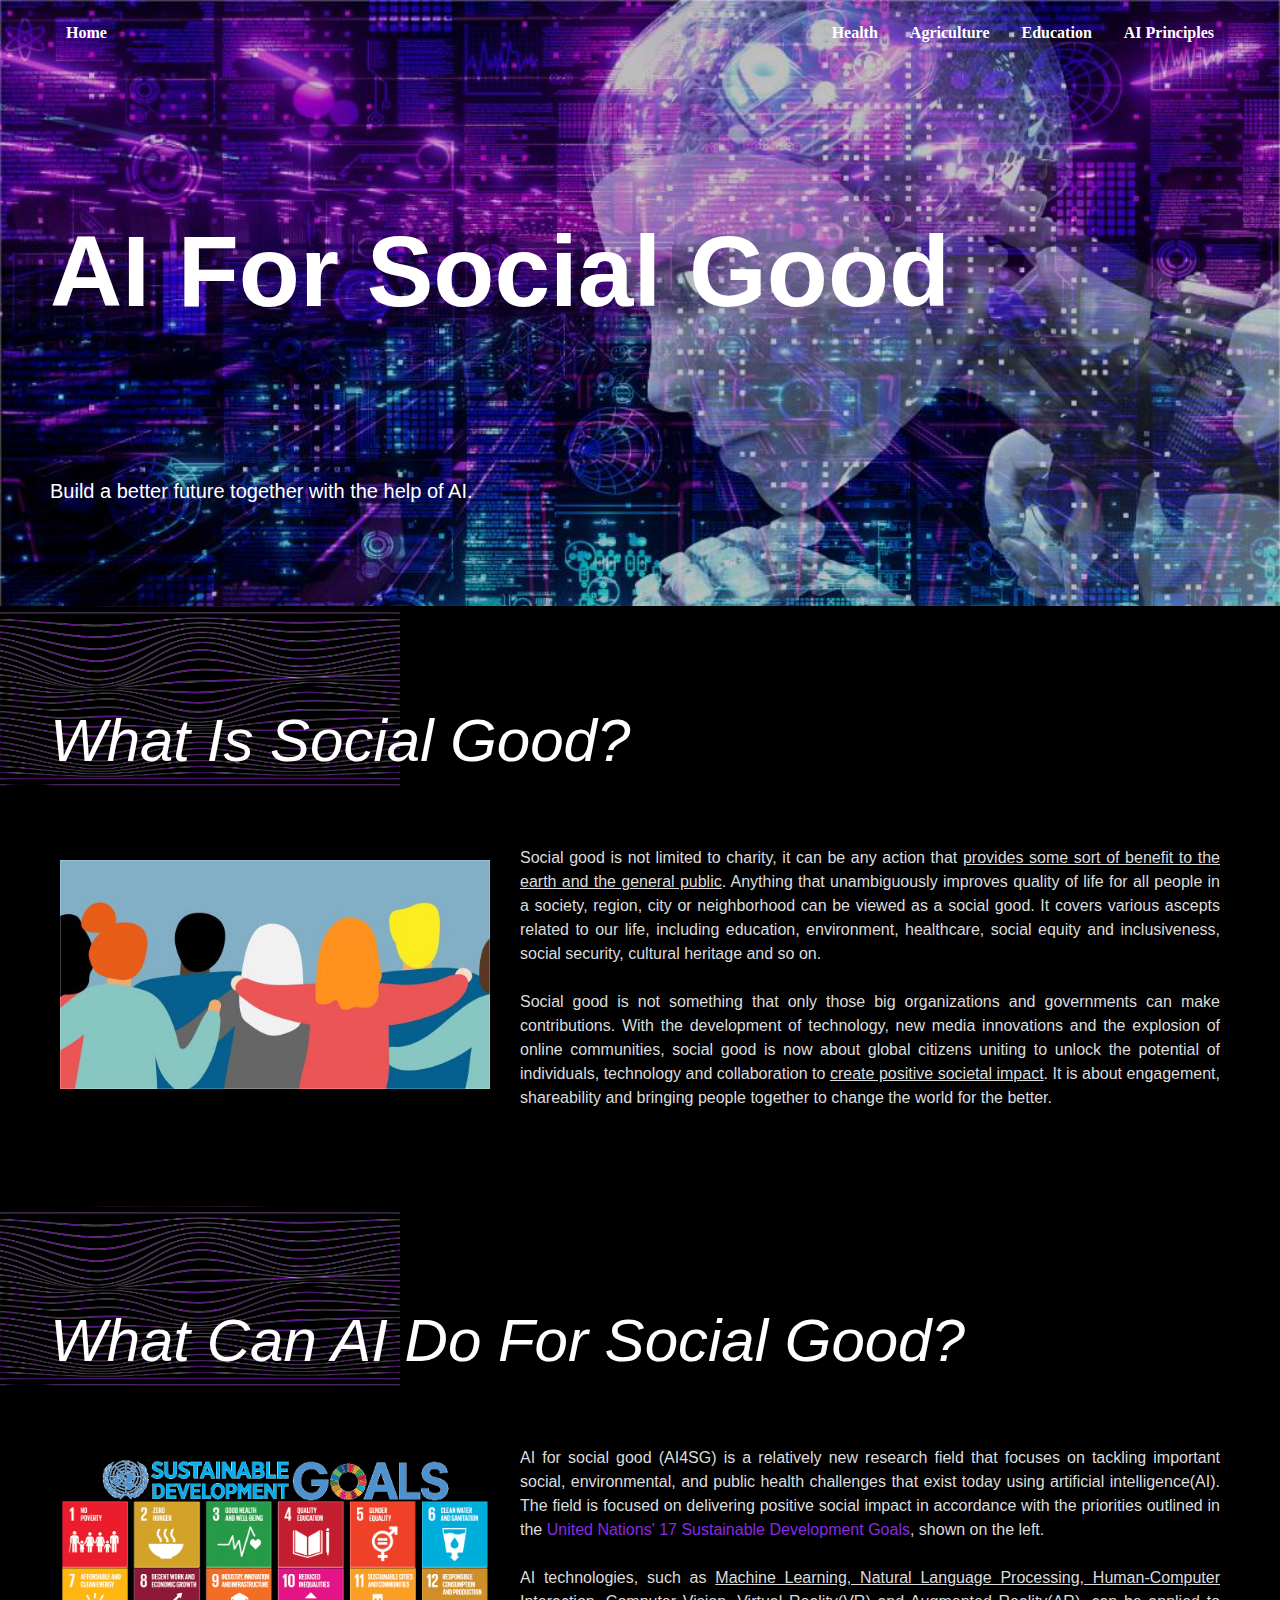
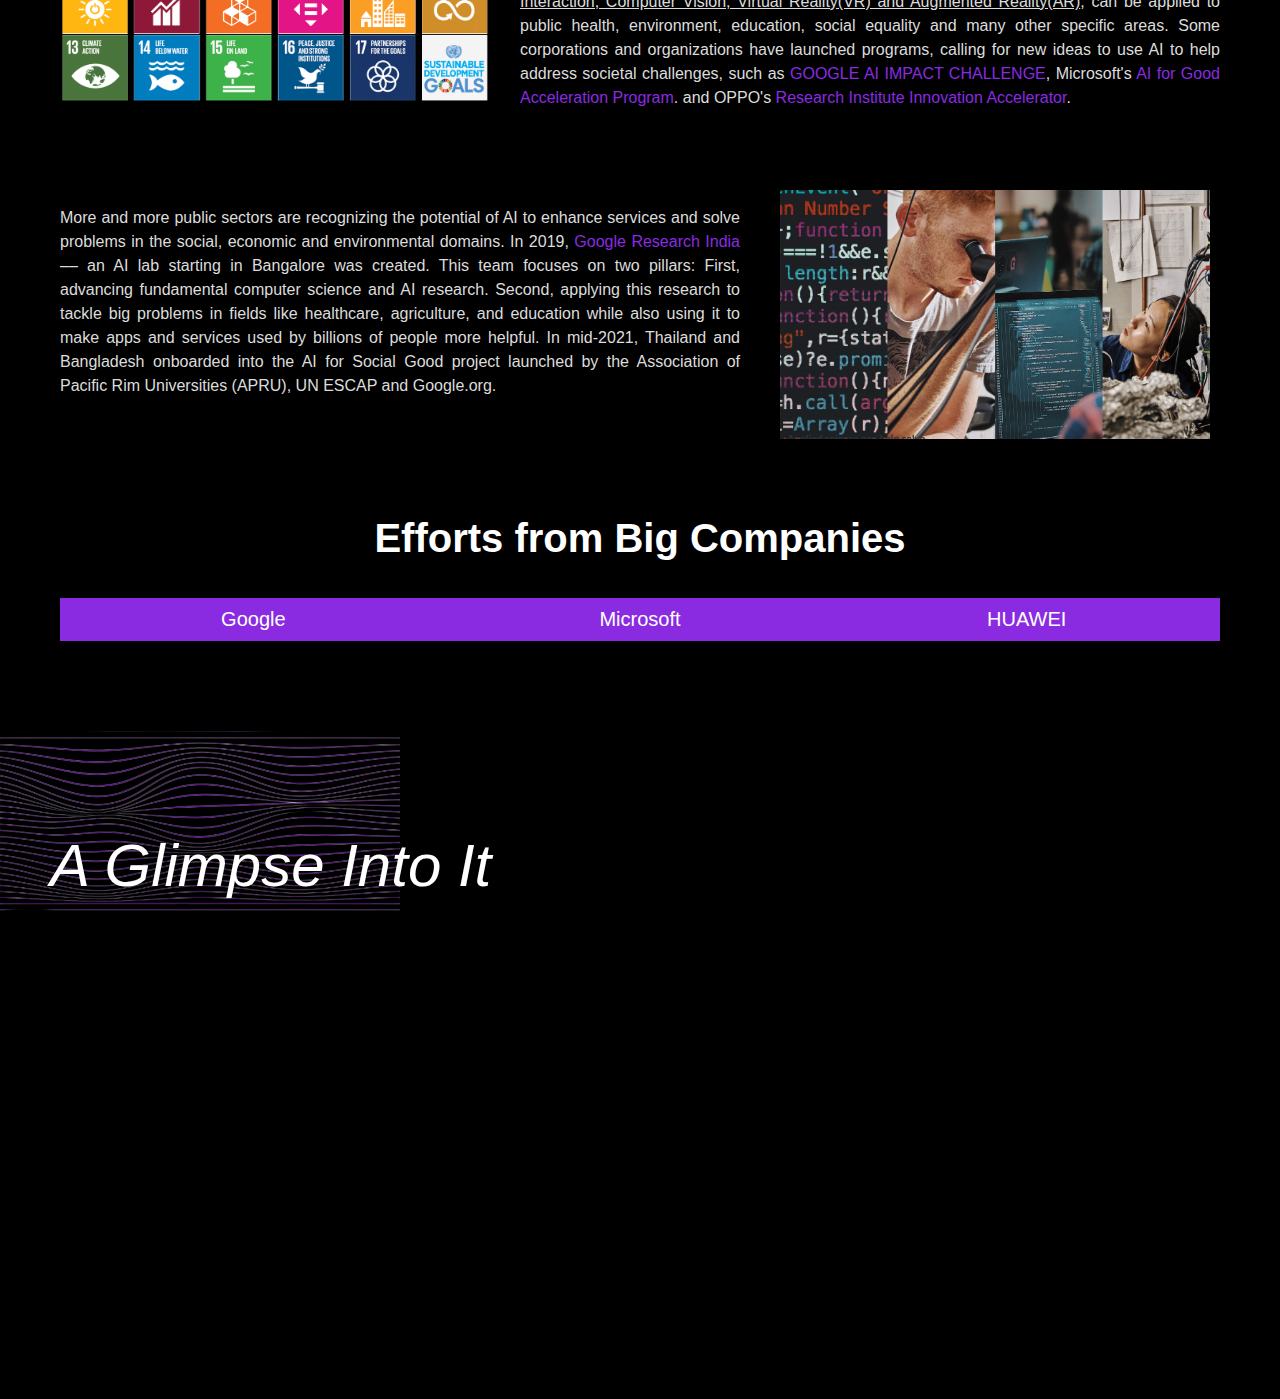
<file: index.html>
<!DOCTYPE html>
<html>
    <head>
        <title>AI For Social Good-Home</title>
        <link rel="stylesheet" href="index.css">
    </head>
    <body>
        <div class="upper">
            <ul class="menu">
                <li style="float:left"><a href="index.html">Home</a></li>
                <li><a href="principle.html">AI Principles</a></li>
                <li><a href="education.html">Education</a></li>
                <li><a href="agriculture.html">Agriculture</a></li>
                <li><a href="health.html">Health</a></li>
            </ul>
            <div class="upper-text">
                <p style="font-size:100px; font-weight: bold;">AI For Social Good</p>
                <p style="font-size:20px;"><br>Build a better future together with the help of AI.<br><br></p>
            </div>
        </div>
        <div class="part1">
            <img src="image/illustration1.png" class='illustration1' width="400" height="180">
            <div class="part1-header">What Is Social Good?</div>
            <div class="part1-content">
                <img src="image/what-social-good.jpg" class="illustration2" width="430px">
                <p class="what-social-good">
                        Social good is not limited to charity, it can be any action that <u>provides some sort of benefit to the earth and the general public</u>. 
                        Anything that unambiguously improves quality of life for all people in a society, region, city or neighborhood can be viewed as a social good. 
                        It covers various ascepts related to our life, including education, environment, healthcare,  social equity and inclusiveness, social security, 
                        cultural heritage and so on. <br><br>
                        Social good is not something that only those big organizations and governments can make contributions.  With the development of technology, 
                        new media innovations and the explosion of online communities, social good is now about global citizens uniting to unlock the potential of individuals, 
                        technology and collaboration to <u>create positive societal impact</u>. It is about engagement, shareability and bringing people together to change the 
                        world for the better.
                </p> 
            </div>
        
        </div>
        <div class="part2">
            <img src="image/illustration1.png" class='illustration1' width="400" height="180">
            <div class="part2-header">What Can AI Do For Social Good?</div>
            <div class="part2-content">
                <img src="image/illustration3.png" class='illustration2' width="430px">
                <p class="ai-for-good">
                    AI for social good (AI4SG) is a relatively new research field that focuses on tackling important social, environmental, 
                    and public health challenges that exist today using artificial intelligence(AI). The field is focused on delivering positive social impact in accordance with the priorities 
                    outlined in the <a class='link' href='https://social.desa.un.org/issues/disability/sustainable-development-goals-sdgs-and-disability' target='_blank'>United Nations' 17 
                    Sustainable Development Goals</a>, shown on the left.<br><br>
                    AI technologies, such as <u>Machine Learning, Natural Language Processing, Human-Computer Interaction, Computer Vision, Virtual Reality(VR) and Augmented Reality(AR)</u>, can be 
                    applied to public health, environment, education, social equality and many other specific areas. Some corporations
                    and organizations have launched programs, calling for new ideas to use AI to help address societal challenges, such as 
                    <a class='link' href='https://impactchallenge.withgoogle.com/ai2018' target='_blank'>GOOGLE AI IMPACT CHALLENGE</a>, Microsoft's <a class='link' href='https://www.microsoftrnd.co.il/ai-for-good' target='_blank'>AI for Good Acceleration Program</a>.
                    and OPPO's <a class='link' href='https://www.oppo.com/en/proposal/' target='_blank'>Research Institute Innovation Accelerator</a>. <br><br>                   
                </p> 
            </div>
            <div class="part2-content2">
                <p class='ai-for-good' style="padding-left:20px;">
                    More and more public sectors are recognizing the potential of AI to enhance services and solve problems in the social, economic and environmental domains.
                    In 2019, <a class='link' href='https://research.google/locations/india/' target='_blank'>Google Research India</a> –– an AI lab starting in Bangalore was created. 
                    This team focuses on two pillars: First, advancing fundamental computer science and AI research. Second, applying this research to tackle big problems in fields 
                    like healthcare, agriculture, and education while also using it to make apps and services used by billions of people more helpful.
                    In mid-2021, Thailand and Bangladesh onboarded into the AI for Social Good project launched by the Association of Pacific Rim Universities (APRU), UN ESCAP and Google.org.
                </p>
                <img src="image/illustration2.jpg" class='illustration3' width="430px">
            </div>
            <div class="part2-content3">
                <h1>Efforts from Big Companies</h1>
                <div class="company-column">
                    <div class="company">
                        <a class='c-name' href="https://ai.google/social-good/">Google</a>
                    </div>
                    <div class="company">
                        <a class='c-name' href="https://www.microsoft.com/en-us/ai/ai-for-good">Microsoft</a>
                    </div>
                    <div class="company">
                        <a class='c-name' href="https://e-campaign.huawei.com/cn/cloudforgood/index.html">HUAWEI</a>
                    </div>
    
                </div>
            </div>
        </div>
        <div class="part3">
            <img src="image/illustration1.png" class='illustration1' width="400" height="180">
            <div class="part3-header">A Glimpse Into It</div>
            <div style="padding-left:50px;padding-right: 50px;padding-bottom: 40px;">
                <iframe width='100%' height="400" src="https://www.youtube.com/embed/mnSScpgfx3o" title="5 Times When AI Was Used For Social Good" frameborder="0" allow="accelerometer; autoplay; clipboard-write; encrypted-media; gyroscope; picture-in-picture; web-share" allowfullscreen></iframe>
            </div>
        </div>
    </body>
</html>
</file>
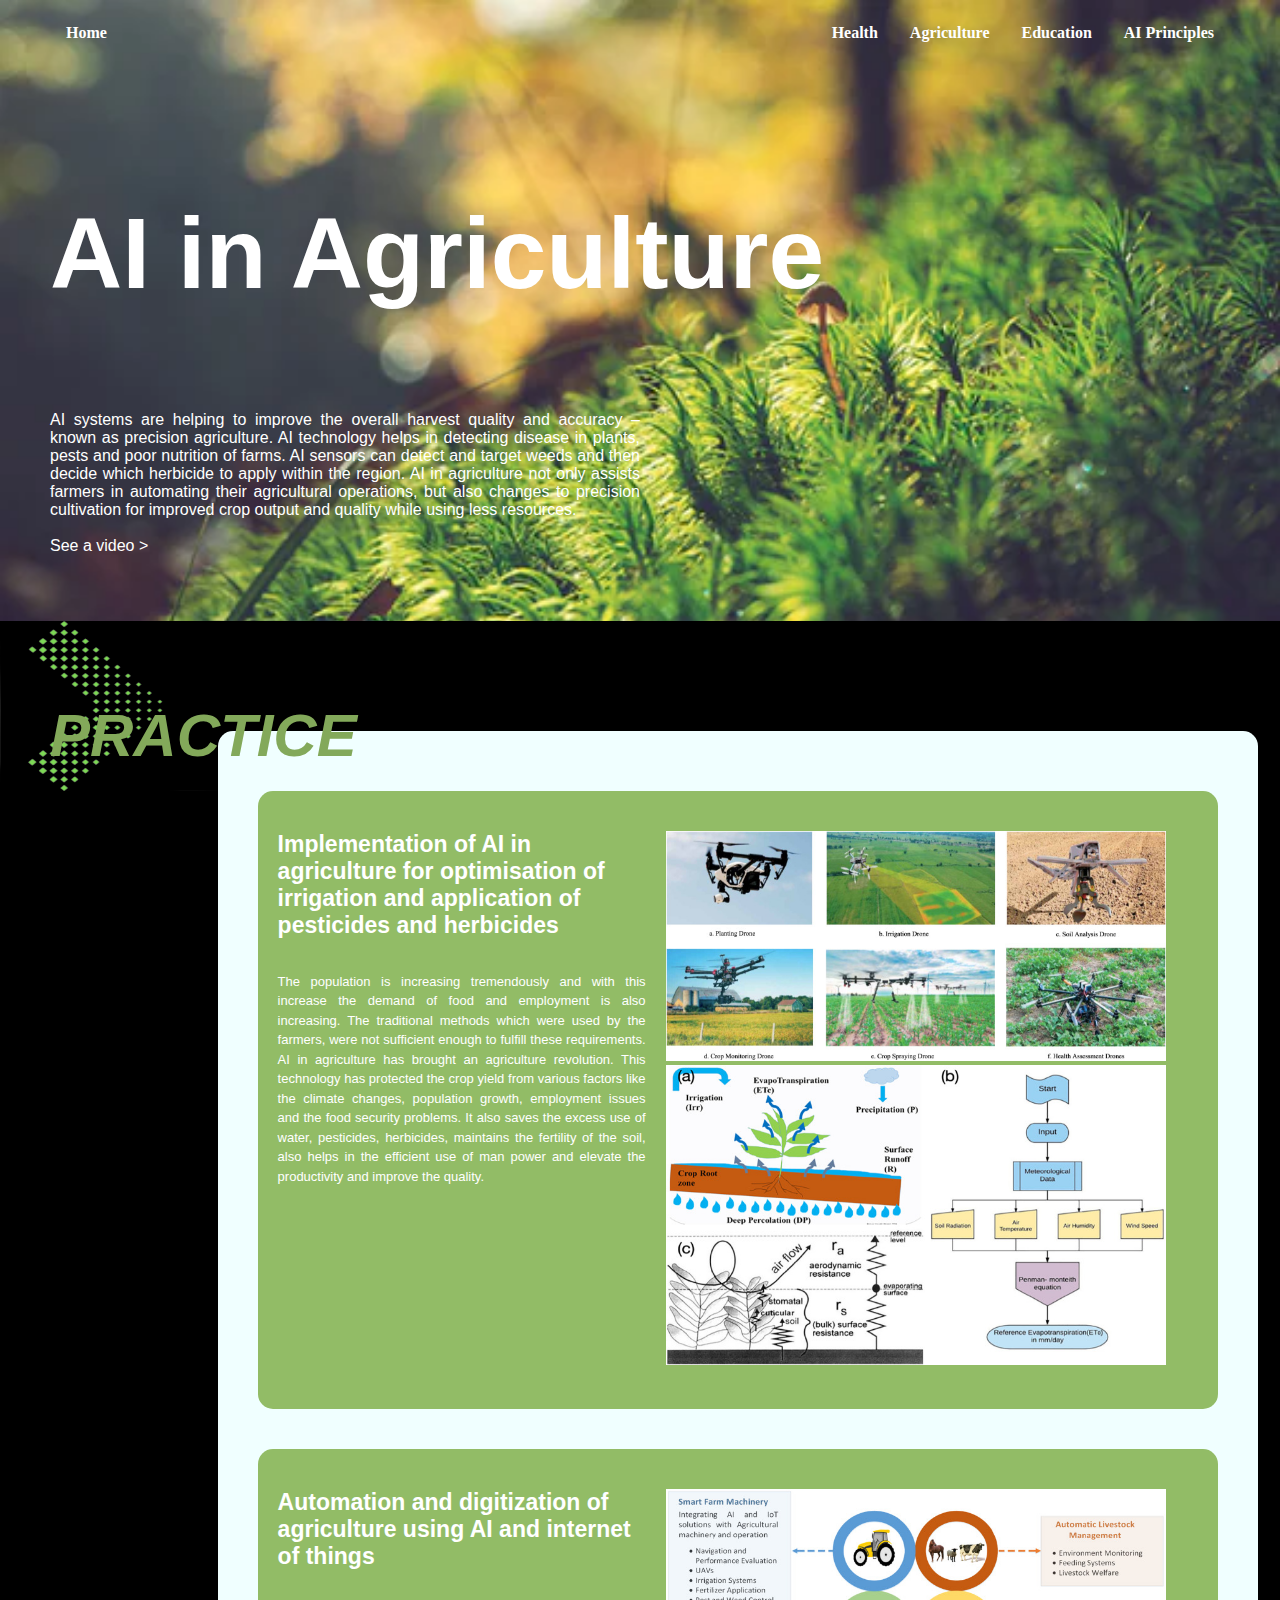
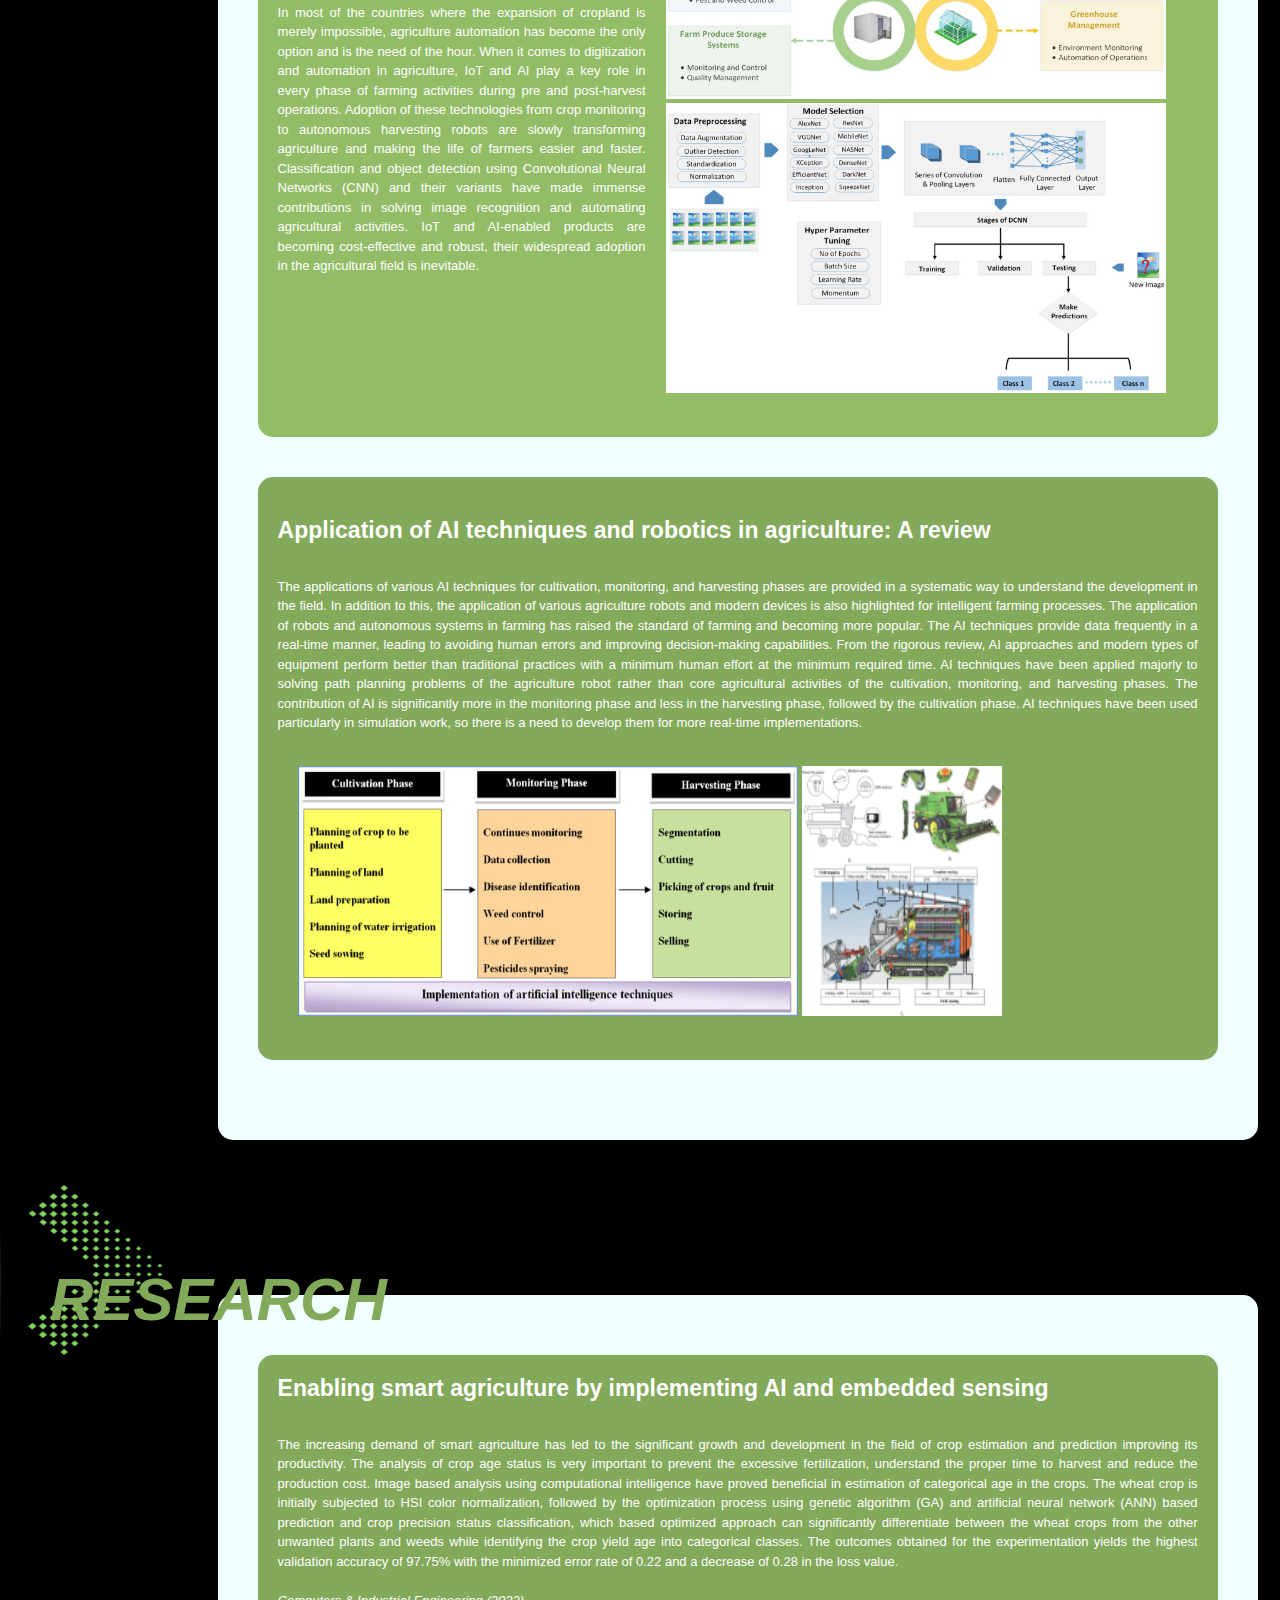
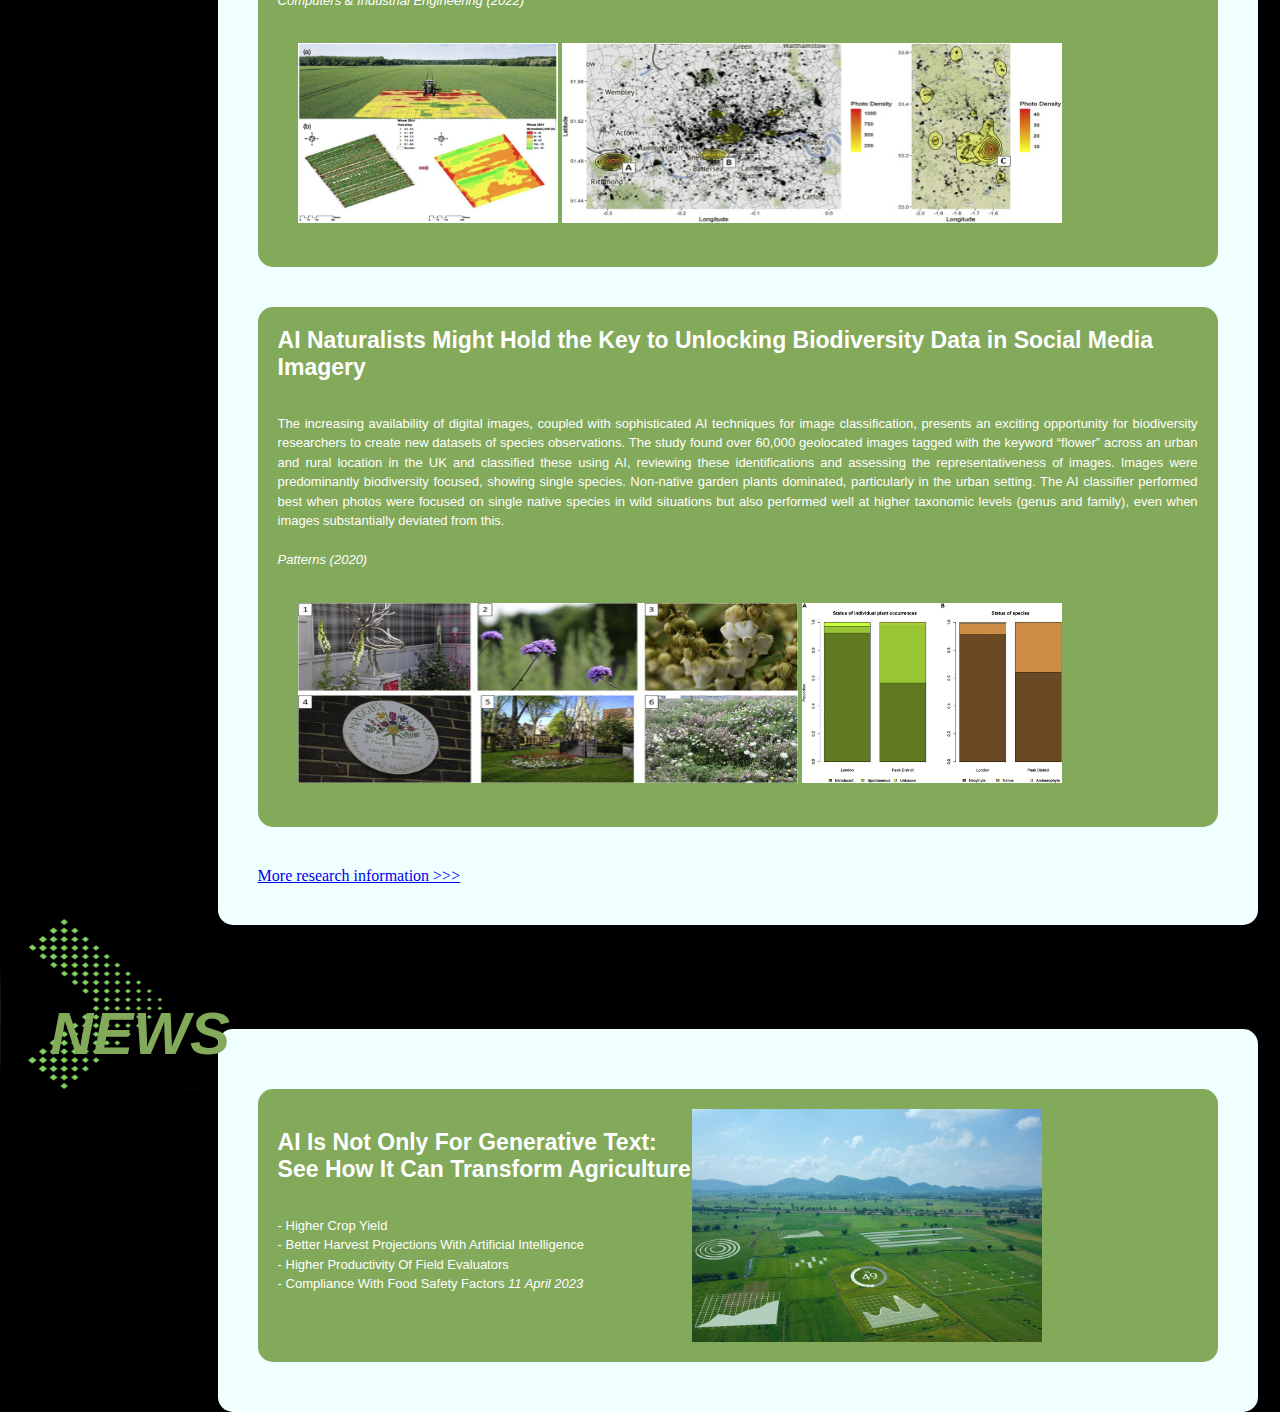
<file: agriculture.html>
<!DOCTYPE html>
<html>
    <head>
        <title>AI For Social Good-Agriculture</title>
        <link rel="stylesheet" href="agriculture.css">
    </head>
    <body>
        <div class="upper">
            <ul class="menu">
                <li style="float:left"><a href="index.html">Home</a></li>
                <li><a href="principle.html">AI Principles</a></li>
                <li><a href="education.html">Education</a></li>
                <li><a href="agriculture.html">Agriculture</a></li>
                <li><a href="health.html">Health</a></li>
            </ul>
            <div class="upper-text">
                <p style="font-size:100px; font-weight: bold;">AI in Agriculture</p>
                <p class='upper-text2'>AI systems are helping to improve the overall harvest quality and accuracy – known as precision agriculture. 
                    AI technology helps in detecting disease in plants, pests and poor nutrition of farms. 
                    AI sensors can detect and target weeds and then decide which herbicide to apply within the region.
                    AI in agriculture not only assists farmers in automating their agricultural operations, 
                    but also changes to precision cultivation for improved crop output and quality while using less resources.<br><br>
                    <a class='link' href="https://www.youtube.com/watch?v=KfB2sx9uCkI" target="_blank">See a video ></a>
                </p>
            </div>
        </div>
        <div class="block1">
            <img src="image/greenarrow3.png" class='greenarrow3' width="250" height="170">
            <div class="block-header">PRACTICE</div>
            <div class="content-container">
                <div class="content">
                    <div class="text">
                        <a class="title" href="https://www.sciencedirect.com/science/article/pii/S258972172030012X" target="_blank">
                            Implementation of AI in agriculture for optimisation of irrigation and application of pesticides and herbicides</a>
                        <p class="description"> <br>The population is increasing tremendously and with this increase the demand of food and employment is also increasing. 
                            The traditional methods which were used by the farmers, were not sufficient enough to fulfill these requirements.
                            AI in agriculture has brought an agriculture revolution. This technology has protected the crop yield from various factors 
                            like the climate changes, population growth, employment issues and the food security problems. 
                            It also saves the excess use of water, pesticides, herbicides, maintains the fertility of the soil, 
                            also helps in the efficient use of man power and elevate the productivity and improve the quality.
                        </p>    
                    </div>
                    <div class="image">
                        <img src="image/agriculture1.jpg" width="500" height="230">
                        <img src="image/agriculture2.jpeg" width="500" height="300">
                    </div>
                </div>
                <div class="content">
                    <div class="text">
                        <a class="title" href="https://www.sciencedirect.com/science/article/pii/S2589721721000350#f0015" target="_blank">
                            Automation and digitization of agriculture using AI and internet of things</a>
                        <p class="description"> <br> 
                            In most of the countries where the expansion of cropland is merely impossible, agriculture automation has become the only option and is the need of the hour. 
                            When it comes to digitization and automation in agriculture, IoT and AI play a key role in every phase of farming activities during pre and post-harvest operations. 
                            Adoption of these technologies from crop monitoring to autonomous harvesting robots are slowly transforming agriculture and making the life of farmers easier and faster. 
                            Classification and object detection using Convolutional Neural Networks (CNN) and their variants have made immense contributions in solving image recognition and automating agricultural activities.
                            IoT and AI-enabled products are becoming cost-effective and robust, their widespread adoption in the agricultural field is inevitable.
                        </p>    
                    </div>
                    <div class="image">
                        <img src="image/agriculture3.jpeg" width="500" height="210">
                        <img src="image/agriculture4.jpeg" width="500" height="290">
                    </div>
                </div>
                <div class="content-research">
                    <div class="text">
                        <a class="title" href="https://www.sciencedirect.com/science/article/pii/S2667318523000016#fig0001" target="_blank">
                            Application of AI techniques and robotics in agriculture: A review</a>
                        <p class="description"> <br>
                            The applications of various AI techniques for cultivation, monitoring, and harvesting phases are provided in a systematic way to understand the development in the field. 
                            In addition to this, the application of various agriculture robots and modern devices is also highlighted for intelligent farming processes. 
                            The application of robots and autonomous systems in farming has raised the standard of farming and becoming more popular. 
                            The AI techniques provide data frequently in a real-time manner, leading to avoiding human errors and improving decision-making capabilities. 
                            From the rigorous review, AI approaches and modern types of equipment perform better than traditional practices with a minimum human effort at the minimum required time. 
                            AI techniques have been applied majorly to solving path planning problems of the agriculture robot rather than core agricultural activities of the cultivation, monitoring, and harvesting phases. 
                            The contribution of AI is significantly more in the monitoring phase and less in the harvesting phase, followed by the cultivation phase. 
                            AI techniques have been used particularly in simulation work, so there is a need to develop them for more real-time implementations.
                        </p>    
                    </div>
                    <div class="image">
                        <img src="image/agriculture7.jpeg" width="500" height="250">
                        <img src="image/agriculture6.gif" width="200" height="250">
                    </div>
                </div>
            </div>
        </div>
        <div class="block2">
            <img src="image/greenarrow3.png" class='greenarrow3' width="250" height="170">
            <div class="block-header">RESEARCH</div>
            <div class="content-container">
                <div class="content-research">
                    <a class="title" href="https://www.sciencedirect.com/science/article/abs/pii/S0360835222000067" target="_blank">
                        Enabling smart agriculture by implementing AI and embedded sensing</a>
                    <p class="description"> <br>
                        The increasing demand of smart agriculture has led to the significant growth and development 
                            in the field of crop estimation and prediction improving its productivity. 
                            The analysis of crop age status is very important to prevent the excessive fertilization, 
                            understand the proper time to harvest and reduce the production cost. 
                            Image based analysis using computational intelligence have proved beneficial in estimation of categorical age in the crops.
                            The wheat crop is initially subjected to HSI color normalization, followed by the optimization process using genetic algorithm (GA) 
                            and artificial neural network (ANN) based prediction and crop precision status classification, 
                            which based optimized approach can significantly differentiate between the wheat crops from the other unwanted plants and weeds 
                            while identifying the crop yield age into categorical classes. The outcomes obtained for the experimentation yields the highest validation accuracy of 97.75% 
                            with the minimized error rate of 0.22 and a decrease of 0.28 in the loss value.
                        <br><br>
                        <em>Computers & Industrial Engineering (2022)</em>
                    </p>    
                    <div class="image">
                        <img src="image/agriculture5.jpeg" width="260" height="180">
                        <img src="image/agriculture12.jpeg" width="500" height="180">
                    </div>
                </div>
                <div class="content-research">
                    <a class="title" href="https://www.sciencedirect.com/science/article/pii/S2666389920301574">
                        AI Naturalists Might Hold the Key to Unlocking Biodiversity Data in Social Media Imagery</a>
                    <p class="description"> <br> 
                        The increasing availability of digital images, coupled with sophisticated AI techniques for image classification, 
                        presents an exciting opportunity for biodiversity researchers to create new datasets of species observations. 
                        The study found over 60,000 geolocated images tagged with the keyword “flower” across an urban and rural location in the UK and classified these using AI, 
                        reviewing these identifications and assessing the representativeness of images. Images were predominantly biodiversity focused, showing single species. 
                        Non-native garden plants dominated, particularly in the urban setting. 
                        The AI classifier performed best when photos were focused on single native species in wild situations but also performed well at higher taxonomic levels (genus and family), 
                        even when images substantially deviated from this. 
                        <br><br>
                        <em>Patterns (2020)</em>
                    </p>    
                    <div class="image">
                        <img src="image/agriculture11.jpeg" width="500" height="180">
                        <img src="image/agriculture13.jpeg" width="260" height="180">
                    </div>
                </div>
                <a href="https://www.sciencedirect.com/search?qs=Artificial%20intelligence%20in%20agriculture" target="_blank">
                    More research information >>></a>     
            </div>
        </div>
        <div class="block3">
            <img src="image/greenarrow3.png" class='greenarrow3' width="250" height="170">
            <div class="block-header">NEWS</div>
            <div class="content-container">
                <div class="content-news">
                    <div class="text">
                        <a class="title" href="https://www.forbes.com/sites/forbestechcouncil/2023/04/11/ai-is-not-only-for-generative-text-see-how-it-can-transform-agriculture/?sh=7631358b1b5d" target="_blank">
                            AI Is Not Only For Generative Text: See How It Can Transform Agriculture</a>
                        <p class="description"> <br>
                            - Higher Crop Yield<br>
                            - Better Harvest Projections With Artificial Intelligence<br>
                            - Higher Productivity Of Field Evaluators<br>
                            - Compliance With Food Safety Factors
                            <em>11 April 2023</em>
                        </p>    
                    </div>
                    <img src="image/agriculture_news.jpeg" width="350">  
                </div>
                
            </div>
        </div>
    </body>
</html>
</file>
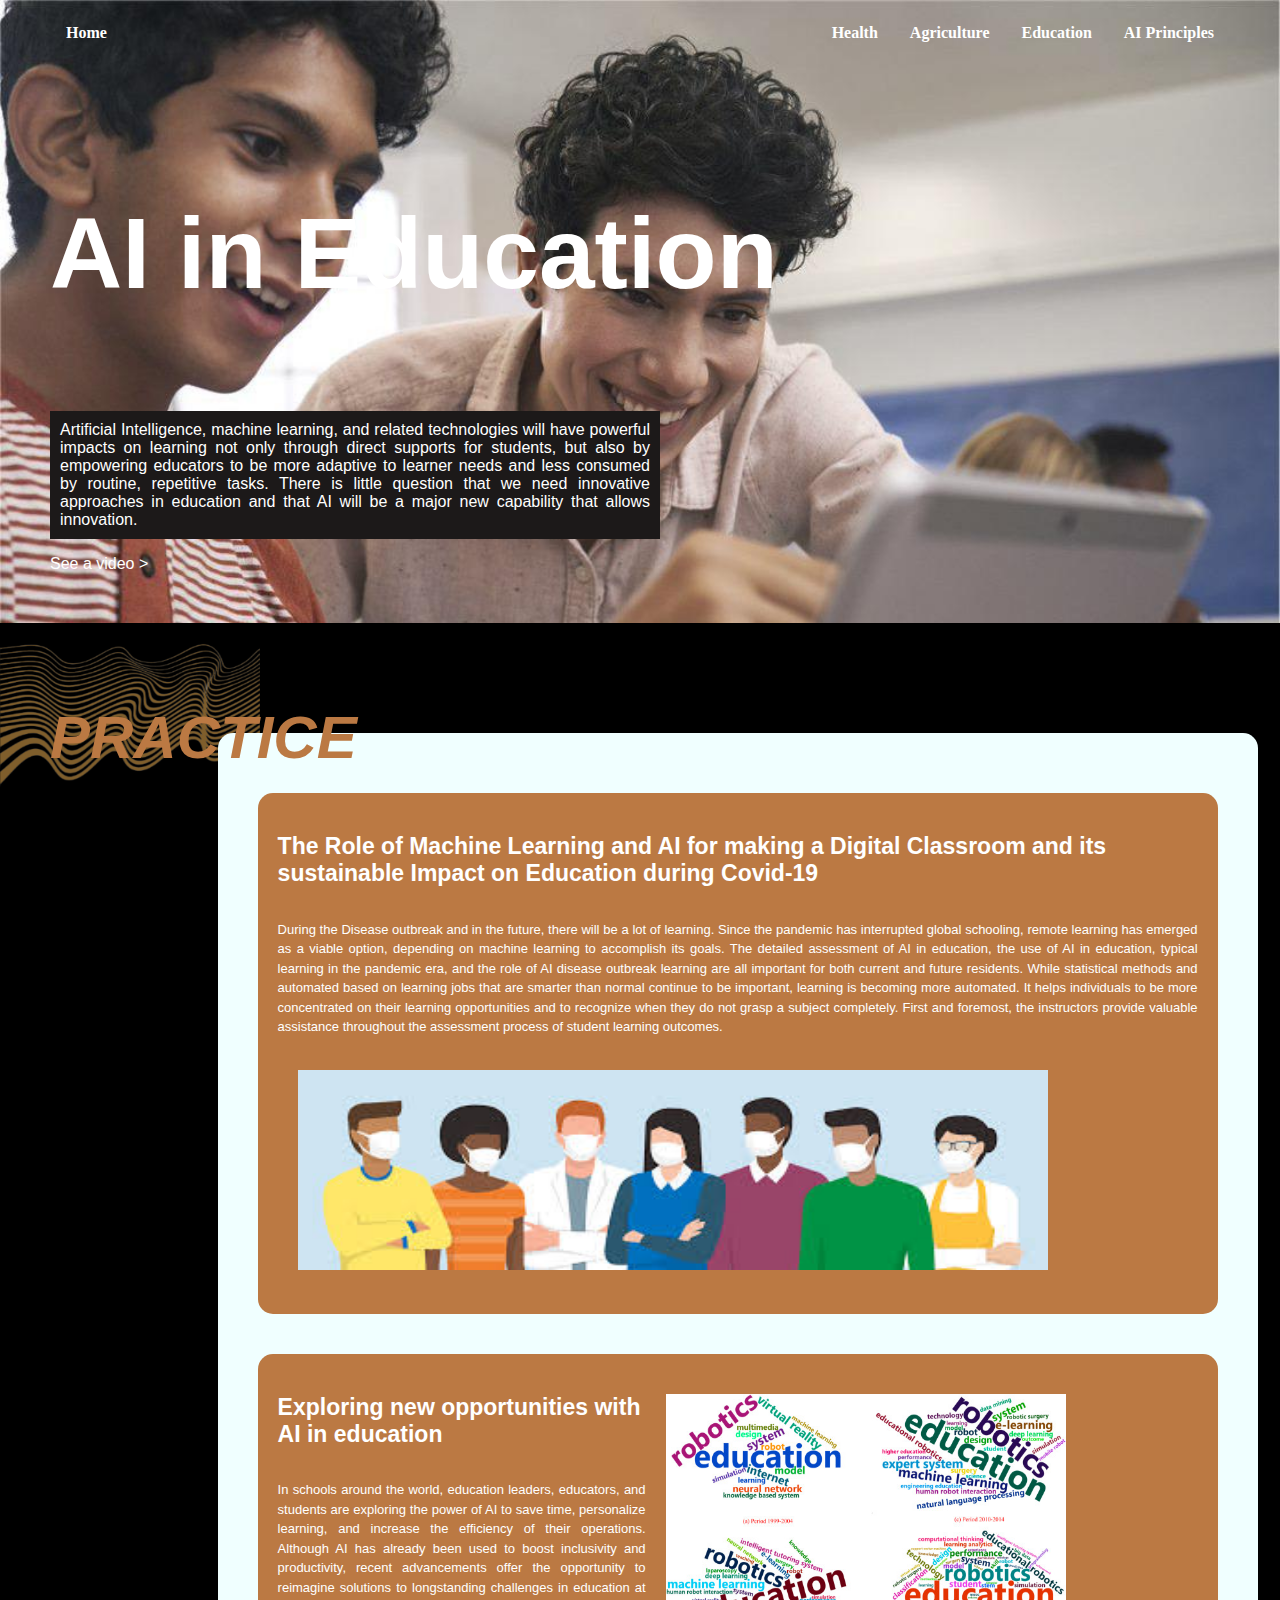
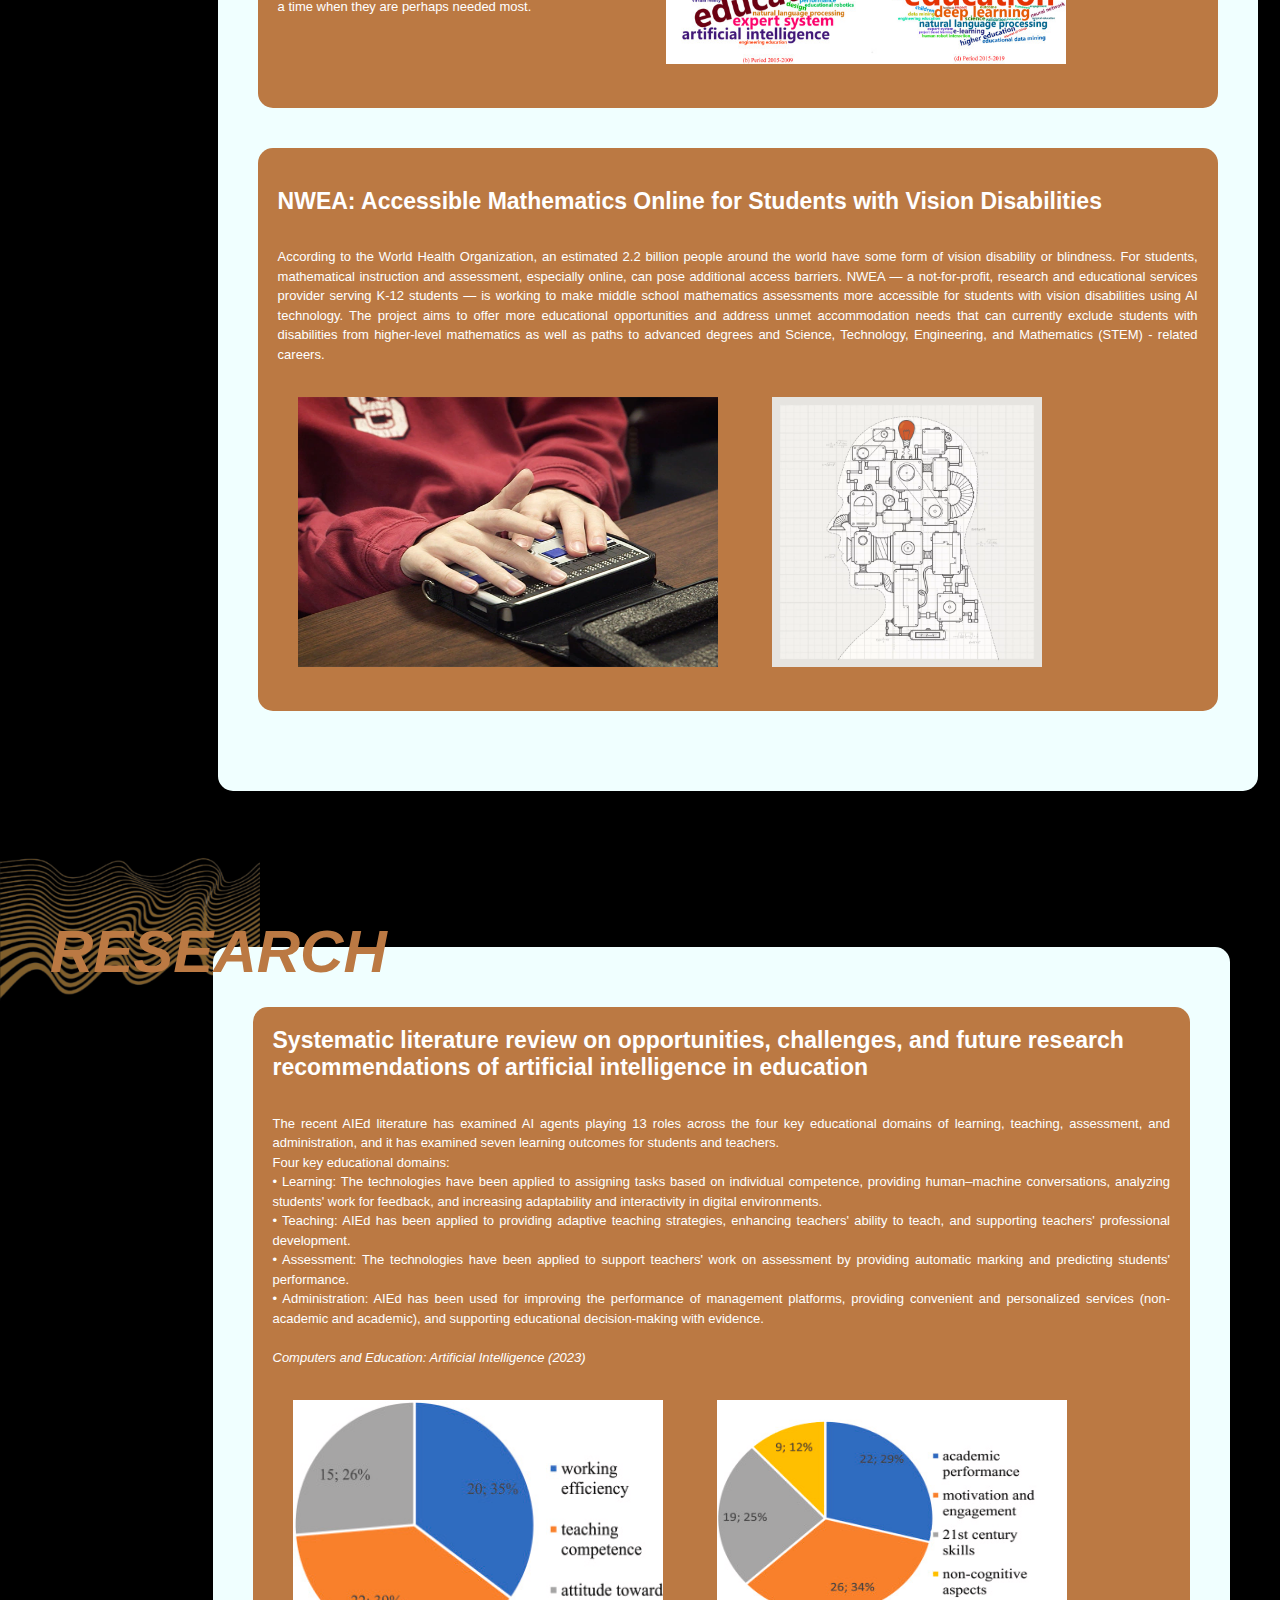
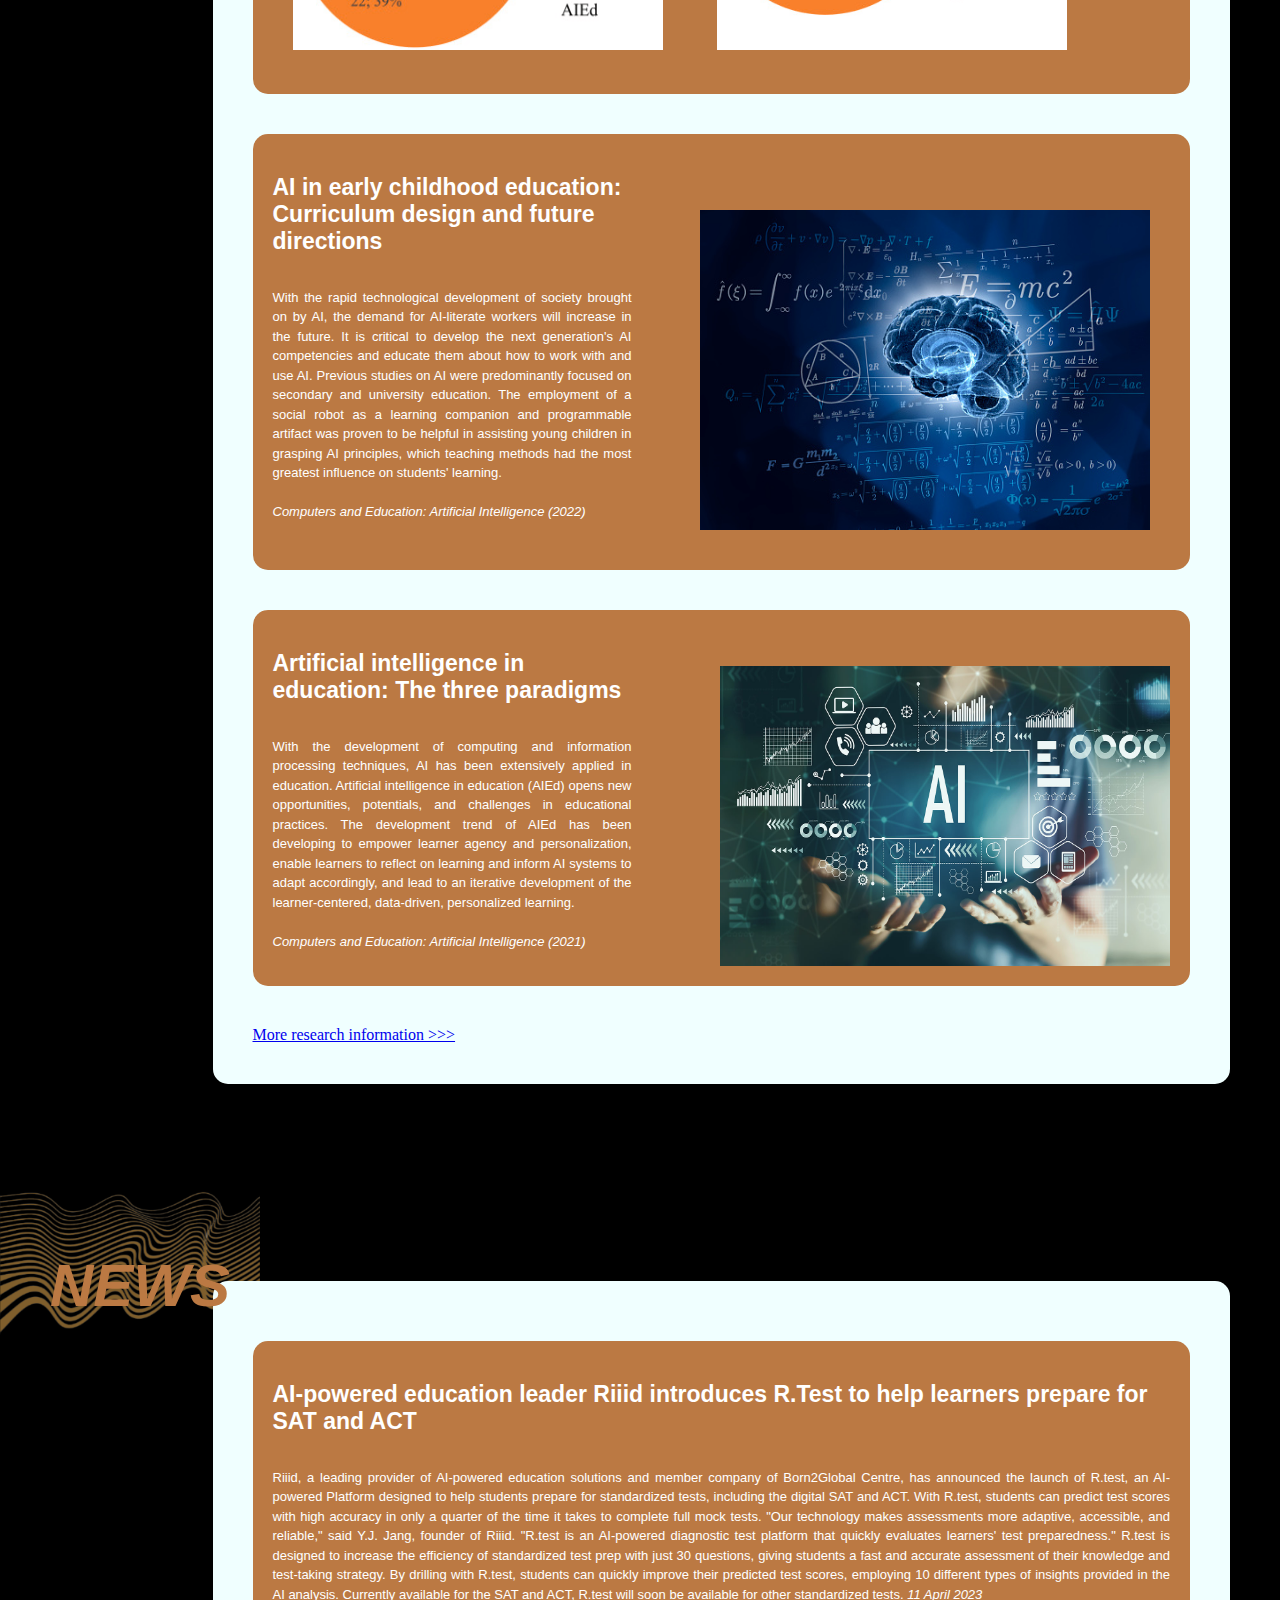
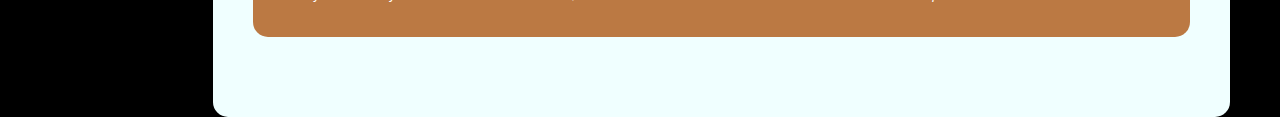
<file: education.html>
<!DOCTYPE html>
<html>
    <head>
        <title>AI For Social Good-Education</title>
        <link rel="stylesheet" href="education.css">
    </head>
    <body>
        <div class="upper">
            <ul class="menu">
                <li style="float:left"><a href="index.html">Home</a></li>
                <li><a href="principle.html">AI Principles</a></li>
                <li><a href="education.html">Education</a></li>
                <li><a href="agriculture.html">Agriculture</a></li>
                <li><a href="health.html">Health</a></li>
            </ul>
            <div class="upper-text">
                <p style="font-size:100px; font-weight: bold;">AI in Education</p>
                <p class='upper-text2'>
                    Artificial Intelligence, machine learning, and related technologies will have powerful impacts on learning not only through direct supports for students, 
                    but also by empowering educators to be more adaptive to learner needs and less consumed by routine, repetitive tasks. 
                    There is little question that we need innovative approaches in education and that AI will be a major new capability that allows innovation.
                </p>
                <a class='link' href="https://www.youtube.com/watch?v=ZdHhs-I9FVo" target="_blank">See a video ></a>
            </div>
        </div>
        <div class="block1">
            <img src="image/orangearrow6.png" class='orangearrow6' width="260" height="170" style="opacity: 0.5;">
            <div class="block-header">PRACTICE</div>
            <div class="content-container">
                <div class="content-research">
                    <div class="text">
                        <a class="title" href="https://www.sciencedirect.com/science/article/pii/S2214785321062507#s0040" target="_blank">
                            The Role of Machine Learning and AI for making a Digital Classroom and its sustainable Impact on Education during Covid-19</a>
                        <p class="description"> <br>
                            During the Disease outbreak and in the future, there will be a lot of learning.  
                            Since the pandemic has interrupted global schooling, remote learning has emerged as a viable option, 
                            depending on machine learning to accomplish its goals.
                            The detailed assessment of AI in education, the use of AI in education, typical learning in the pandemic era, 
                            and the role of AI disease outbreak learning are all important for both current and future residents. 
                            While statistical methods and automated based on learning jobs that are smarter than normal continue to be important, learning is becoming more automated.  
                            It helps individuals to be more concentrated on their learning opportunities and to recognize when they do not grasp a subject completely.  
                            First and foremost, the instructors provide valuable assistance throughout the assessment process of student learning outcomes.
                        </p>  
                    </div>
                    <div class="image">
                        <img src="image/education20.jpeg" width="750" height="200">
                    </div>
                </div>
                <div class="content">
                    <div class="text">
                        <a class="title" href="https://educationblog.microsoft.com/en-us/2023/03/exploring-new-opportunities-with-ai-in-education" target="_blank">
                            Exploring new opportunities with AI in education</a>
                        <p class="description"> <br>
                            In schools around the world, education leaders, educators, and students are exploring the power of AI to save time, personalize learning, and increase the efficiency of their operations. 
                            Although AI has already been used to boost inclusivity and productivity, 
                            recent advancements offer the opportunity to reimagine solutions to longstanding challenges in education at a time when they are perhaps needed most.
                        </p>    
                    </div>
                    <div class="image">
                        <img src="image/education8.jpeg" width="400" height="270">
                    </div>
                </div>
                <div class="content-research">
                    <div class="text">
                        <a class="title" href="https://sway.office.com/eanrdeK3LH1zDsK3?ref=Link" target="_blank">
                            NWEA: Accessible Mathematics Online for Students with Vision Disabilities</a>
                        <p class="description"> <br>
                            According to the World Health Organization, an estimated 2.2 billion people around the world have some form of vision disability or blindness.
                            For students, mathematical instruction and assessment, especially online, can pose additional access barriers. 
                            NWEA — a not-for-profit, research and educational services provider serving K-12 students —
                            is working to make middle school mathematics assessments more accessible for students with vision disabilities using AI technology. 
                            The project aims to offer more educational opportunities and address unmet accommodation needs that can currently exclude students 
                            with disabilities from higher-level mathematics as well as paths to advanced degrees and Science, 
                            Technology, Engineering, and Mathematics (STEM) - related careers.
                        </p>    
                    </div>
                    <div class="image">
                        <img src="image/education13.webp" width="420" height="270">
                        <img src="image/education1.jpeg" width="270" height="270" style="margin-left: 50px;">
                    </div>
               
            </div>
        </div>
        <div class="block2">
            <img src="image/orangearrow6.png" class='orangearrow6' width="260" height="170" style="opacity: 0.5;">
            <div class="block-header">RESEARCH</div>
            <div class="content-container">
                
                <div class="content-research">
                    <a class="title" href="https://www.sciencedirect.com/science/article/pii/S2666920X2200073X" target="_blank">
                        Systematic literature review on opportunities, challenges, and future research recommendations of artificial intelligence in education</a>
                    <p class="description"> <br>
                        The recent AIEd literature has examined AI agents playing 13 roles across the four key educational domains of learning, teaching, assessment, and administration, and it has examined seven learning outcomes for students and teachers. 
                        <br>Four key educational domains:
                        <br>•  Learning: The technologies have been applied to assigning tasks based on individual competence, providing human–machine conversations, analyzing students' work for feedback, and increasing adaptability and interactivity in digital environments. 
                        <br>•  Teaching: AIEd has been applied to providing adaptive teaching strategies, enhancing teachers' ability to teach, and supporting teachers' professional development. 
                        <br>•  Assessment: The technologies have been applied to support teachers' work on assessment by providing automatic marking and predicting students' performance. 
                        <br>•  Administration: AIEd has been used for improving the performance of management platforms, providing convenient and personalized services (non-academic and academic), and supporting educational decision-making with evidence.
                        <br><br>
                        <em>Computers and Education: Artificial Intelligence (2023)</em>
                    </p> 
                    <div class="image">
                        <img src="image/education5.jpeg" width="370" height="250">
                        <img src="image/education4.jpeg" width="350" height="250" style="margin-left: 50px;">
                    </div>
                </div>

                <div class="content">
                    <div class="text">
                        <a class="title" href="https://www.sciencedirect.com/science/article/pii/S2666920X22000273" target="_blank">
                            AI in early childhood education: Curriculum design and future directions</a>
                        <p class="description"> <br>
                            With the rapid technological development of society brought on by AI, 
                            the demand for AI-literate workers will increase in the future. 
                            It is critical to develop the next generation's AI competencies and educate them about how to work with and use AI. 
                            Previous studies on AI were predominantly focused on secondary and university education. 
                            The employment of a social robot as a learning companion and programmable artifact was proven to be helpful in assisting young children in grasping AI principles, 
                            which teaching methods had the most greatest influence on students' learning. 
                                <br><br>
                            <em>Computers and Education: Artificial Intelligence (2022)</em>
                        </p>  
                    </div>  
                    <div class="image"><br><br>
                        <img src="image/education16.jpeg" width="450" height="320" align="right">
                    </div>
                </div>


                <div class="content">
                    <div class="text">
                        <a class="title" href="https://www.sciencedirect.com/science/article/pii/S2666920X2100014X" target="_blank">
                            Artificial intelligence in education: The three paradigms</a>
                        <p class="description"> <br> 
                            With the development of computing and information processing techniques, AI has been extensively applied in education. 
                            Artificial intelligence in education (AIEd) opens new opportunities, potentials, and challenges in educational practices. 
                            The development trend of AIEd has been developing to empower learner agency and personalization, 
                            enable learners to reflect on learning and inform AI systems to adapt accordingly, 
                            and lead to an iterative development of the learner-centered, data-driven, personalized learning.
                                <br><br>
                            <em>Computers and Education: Artificial Intelligence (2021)</em>
                        </p>
                    </div>
                    <div><br><br>
                        <img src="image/education19.jpeg" width="450" height="300" align="right">
                    </div>
                </div>
                <a href="https://www.sciencedirect.com/search?qs=artificial%20intelligence%20in%20education" target="_blank">
                More research information >>></a>
          
            </div>
        </div>

        <div class="block3">
            <img src="image/orangearrow6.png" class='orangearrow6' width="260" height="170" style="opacity: 0.5;">
            <div class="block-header">NEWS</div>
            <div class="content-container">
                <div class="content-research">
                    <div class="text">
                        <a class="title" href="https://ca.news.yahoo.com/ai-powered-education-leader-riiid-010000360.html" target="_blank">
                            AI-powered education leader Riiid introduces R.Test to help learners prepare for SAT and ACT</a>
                        <p class="description"> <br>
                            Riiid, a leading provider of AI-powered education solutions and member company of Born2Global Centre, 
                            has announced the launch of R.test, an AI-powered Platform designed to help students prepare for standardized tests, 
                            including the digital SAT and ACT. With R.test, 
                            students can predict test scores with high accuracy in only a quarter of the time it takes to complete full mock tests. 
                            "Our technology makes assessments more adaptive, accessible, and reliable," said Y.J. Jang, founder of Riiid. 
                            "R.test is an AI-powered diagnostic test platform that quickly evaluates learners' test preparedness." 
                            R.test is designed to increase the efficiency of standardized test prep with just 30 questions, giving students a fast and accurate assessment of their knowledge and test-taking strategy. 
                            By drilling with R.test, students can quickly improve their predicted test scores, employing 10 different types of insights provided in the AI analysis. 
                            Currently available for the SAT and ACT, R.test will soon be available for other standardized tests.
                            <em>11 April 2023</em>
                        </p> 
                    </div>   
                </div>
            </div>
        </div>

    </body>
</html>
</file>
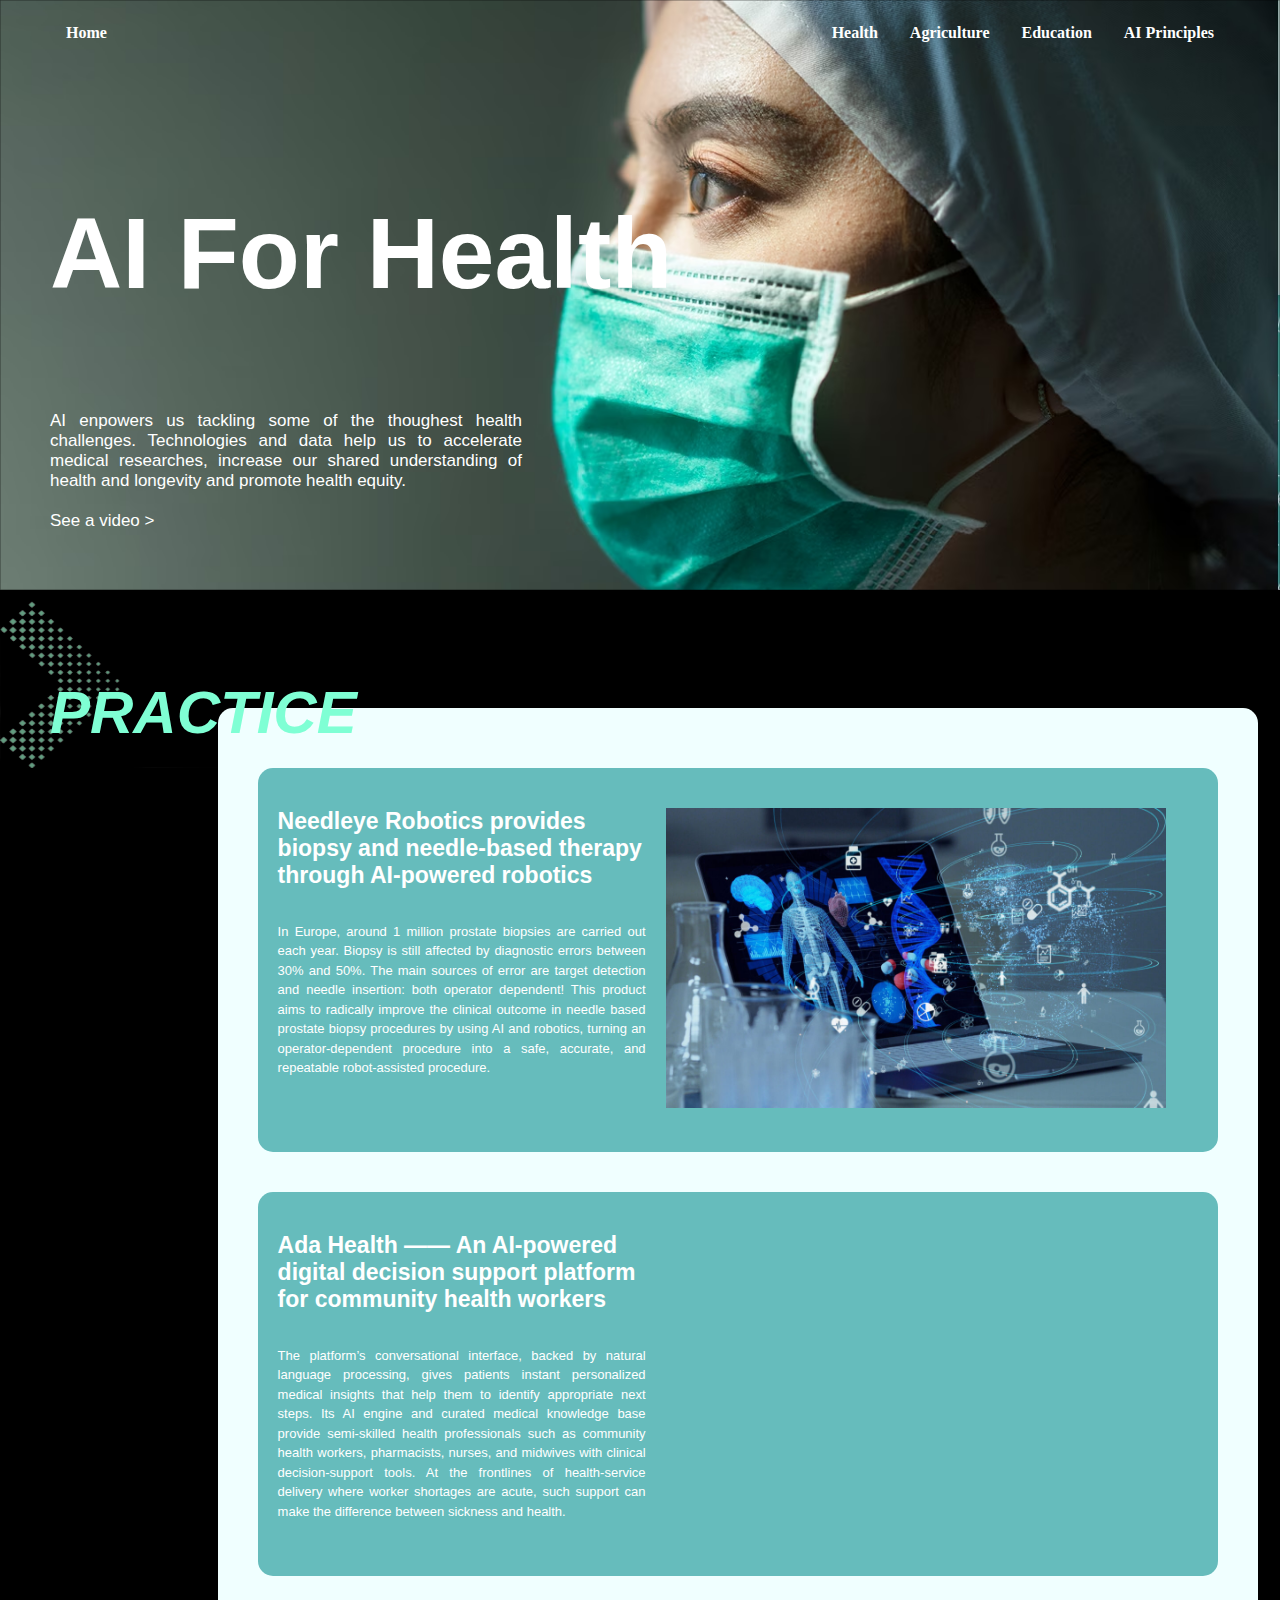
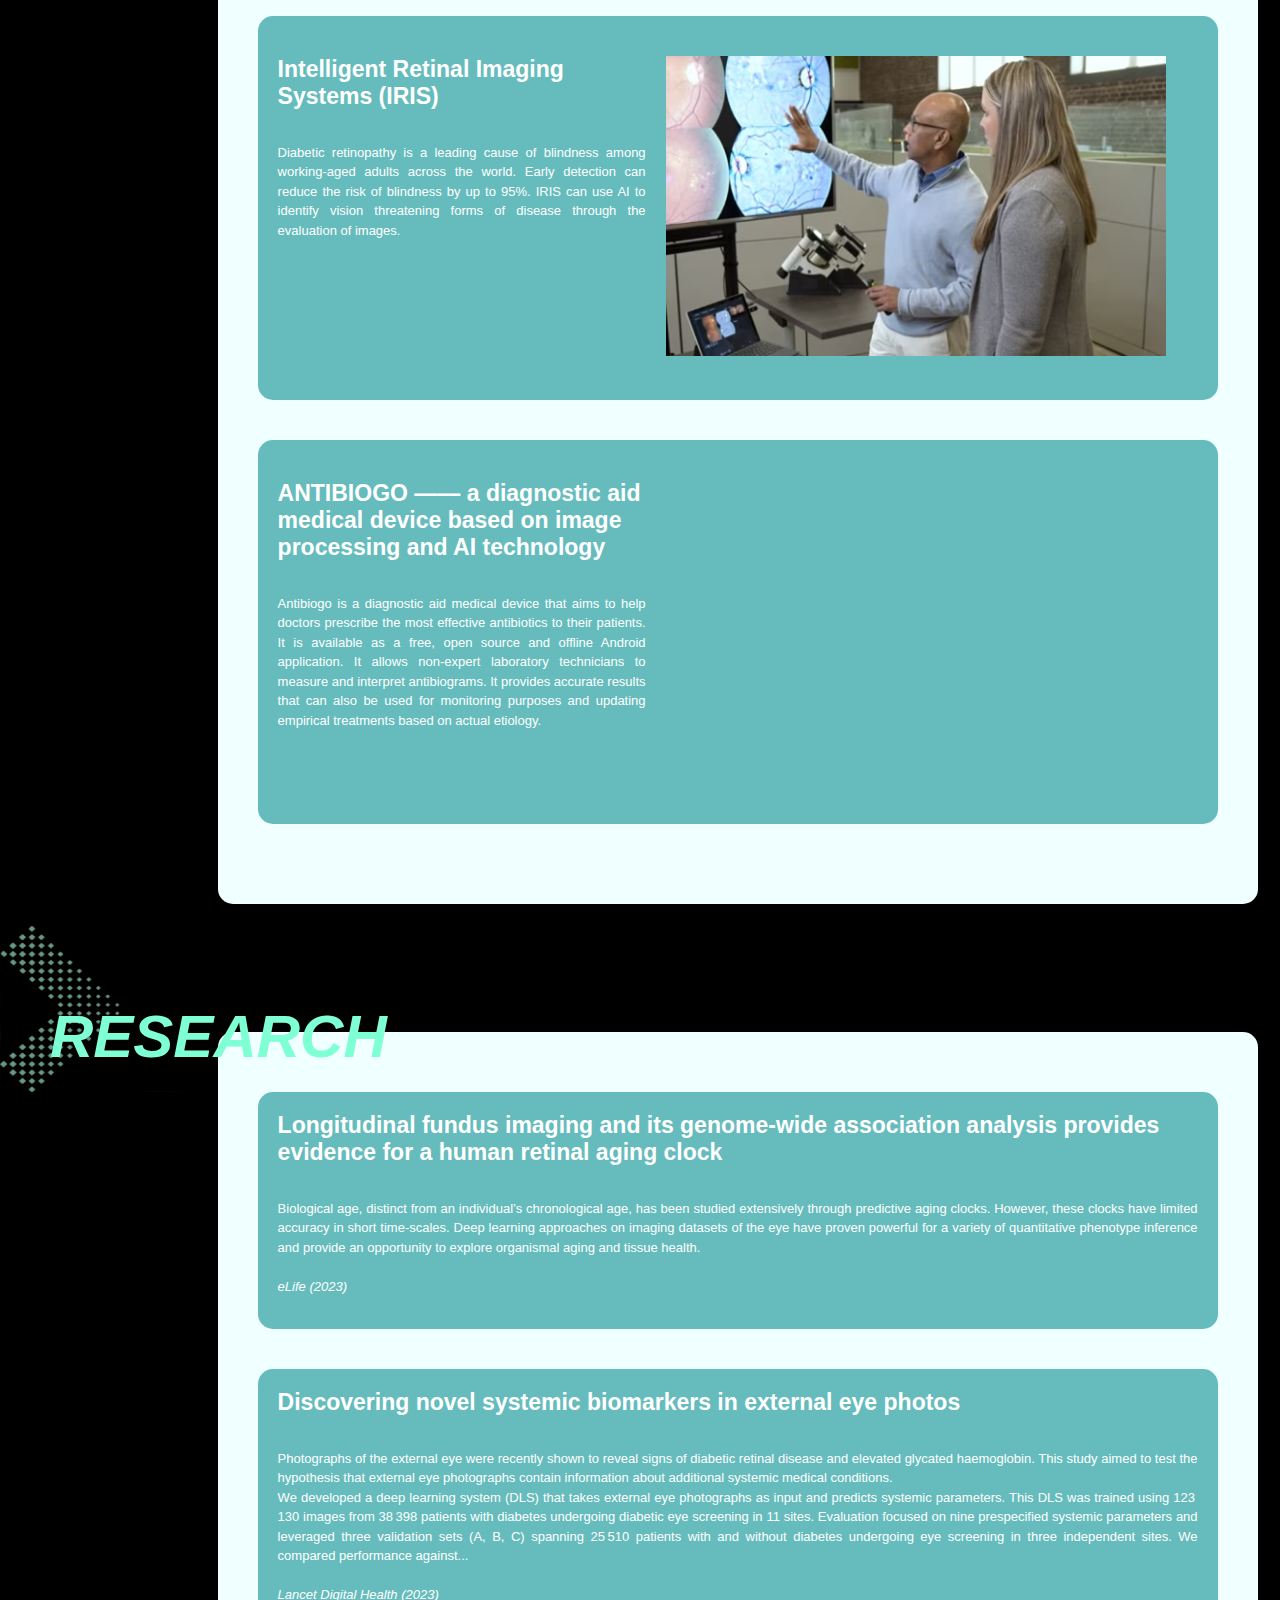
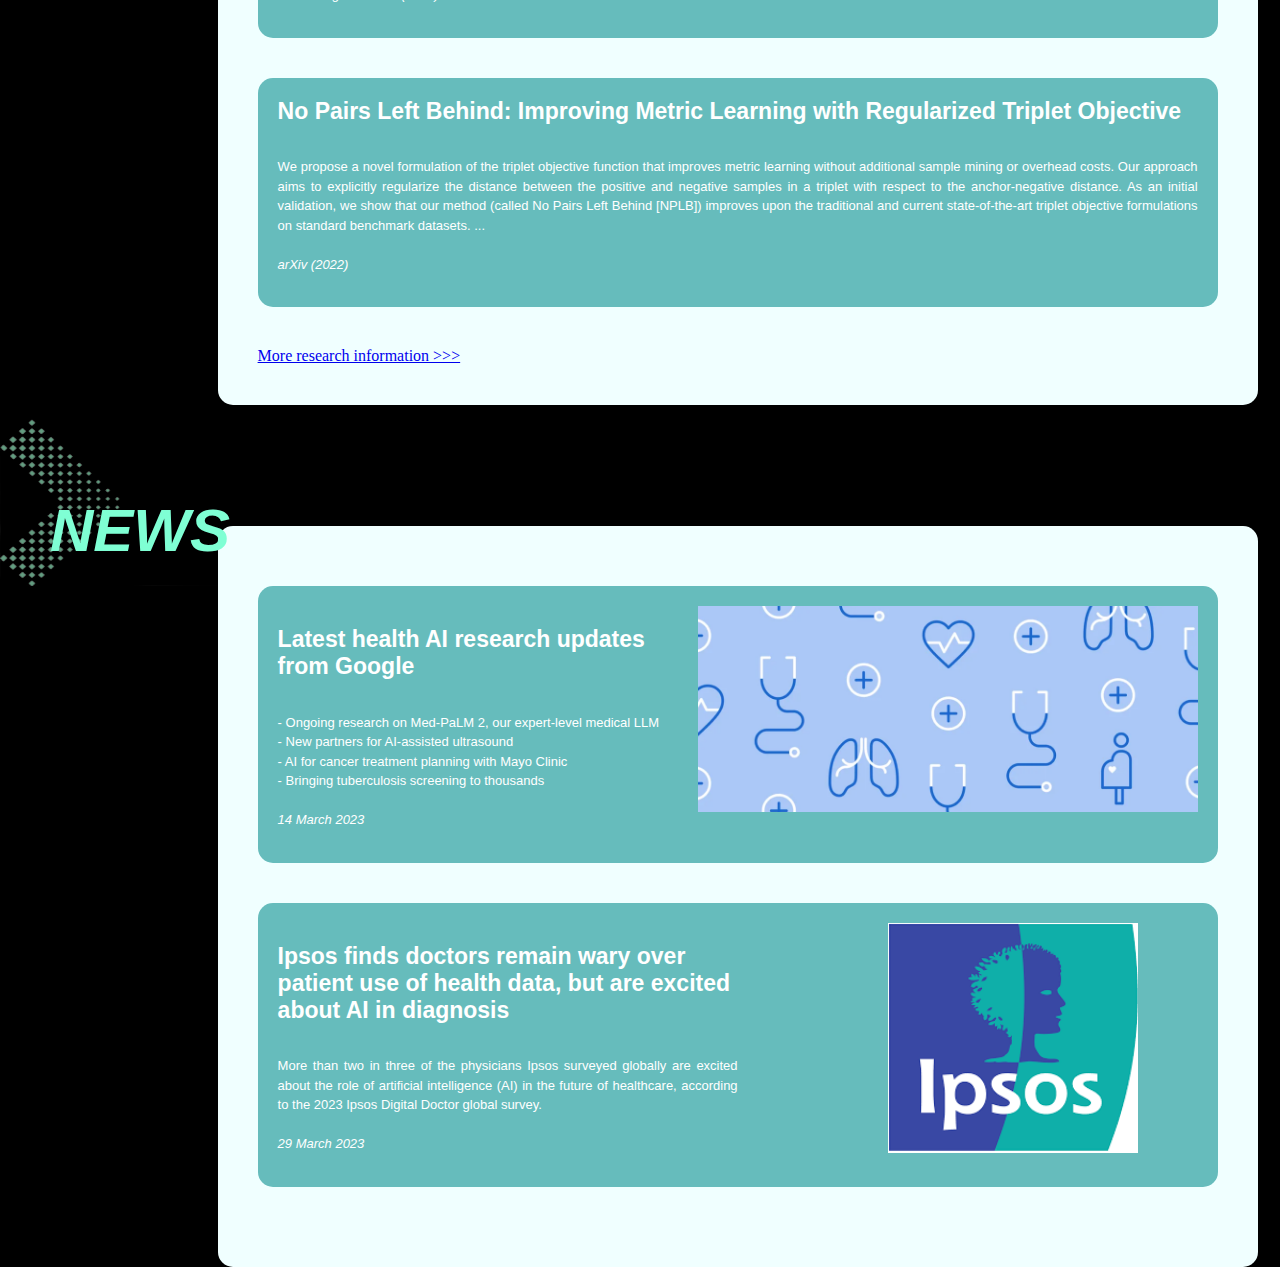
<file: health.html>
<!DOCTYPE html>
<html>
    <head>
        <title>AI For Social Good-Health</title>
        <link rel="stylesheet" href="health.css">
    </head>
    <body>
        <div class="upper">
            <ul class="menu">
                <li style="float:left"><a href="index.html">Home</a></li>
                <li><a href="principle.html">AI Principles</a></li>
                <li><a href="education.html">Education</a></li>
                <li><a href="agriculture.html">Agriculture</a></li>
                <li><a href="health.html">Health</a></li>
            </ul>
            <div class="upper-text">
                <p style="font-size:100px; font-weight: bold;">AI For Health</p>
                <p class='upper-text2'>AI enpowers us tackling some of the thoughest health challenges. 
                    Technologies and data help us to accelerate medical researches, increase our shared 
                    understanding of health and longevity and promote health equity.<br><br>
                    <a class='link' target="_blank" href="https://www.youtube.com/watch?v=ii-FfE-7C-k">See a video ></a>
                </p>
            </div>
        </div>
        <div class="block1">
            <img src="image/illustration4.png" class='illustration1' width="250" height="170">
            <div class="block-header">PRACTICE</div>
            <div class="content-container">
                <div class="content">
                    <div class="text">
                        <a class="title" target="_blank" href="https://aiforgood.itu.int/meet-needleye-robotics-the-start-up-providing-biopsy-and-needle-based-therapy-through-ai-powered-robotics/">Needleye Robotics provides biopsy and needle-based therapy through AI-powered robotics</a>
                        <p class="description"> <br>In Europe, around 1 million prostate biopsies are carried out each year. Biopsy is still 
                            affected by diagnostic errors between 30% and 50%. The main sources of error are target 
                            detection and needle insertion: both operator dependent! This product aims to radically improve 
                            the clinical outcome in needle based prostate biopsy procedures by using AI and robotics, 
                            turning an operator-dependent procedure into a safe, accurate, and repeatable robot-assisted 
                            procedure. 
                        </p>    
                    </div>
                    <div class="image">
                        <img src="image/health1.jpg" width="500" height="300">
                    </div>
                </div>
                <div class="content">
                    <div class="text">
                        <a class="title" target="_blank" href="https://solve.mit.edu/challenges/frontlines-of-health/solutions/4025">Ada Health
                            —— An AI-powered digital decision support platform for community health workers</a>
                        <p class="description"> <br>The platform’s conversational interface, 
                            backed by natural language processing, gives patients instant personalized medical insights that help them to identify 
                            appropriate next steps. Its AI engine and curated medical knowledge base provide semi-skilled health 
                            professionals such as community health workers, pharmacists, nurses, and midwives with clinical decision-support tools. 
                            At the frontlines of health-service delivery where worker shortages are acute, such support can make the difference 
                            between sickness and health.
                        </p>    
                    </div>
                    <div class="image">
                        <iframe width="500" height="300" target="_blank" src="https://www.youtube.com/embed/PknIjX_-y5c" title="Watch Solver Hila Azadzoy Pitch Ada Health" frameborder="0" allow="accelerometer; autoplay; clipboard-write; encrypted-media; gyroscope; picture-in-picture; web-share" allowfullscreen></iframe>
                    </div>
                </div>
                <div class="content">
                    <div class="text">
                        <a class="title" target="_blank" href="https://retinalscreenings.com/solution/">Intelligent Retinal Imaging Systems (IRIS)</a>
                        <p class="description"> <br>
                            Diabetic retinopathy is a leading cause of blindness among working-aged adults across the world. Early detection can 
                            reduce the risk of blindness by up to 95%. IRIS can use AI to identify vision threatening forms of disease through the 
                            evaluation of images.
                        </p>    
                    </div>
                    <div class="image">
                        <img src="image/health2.png" width="500" height="300">
                    </div>
                </div>
                <div class="content">
                    <div class="text">
                        <a class="title" target="_blank" href="https://fondation.msf.fr/en/projects/antibiogo#in-brief"> ANTIBIOGO ——  a diagnostic aid medical device based on image processing and AI technology</a>
                        <p class="description"> <br>
                            Antibiogo is a diagnostic aid medical device that aims to help doctors prescribe the most effective antibiotics to their 
                            patients. It is available as a free, open source and offline Android application. It allows non-expert laboratory technicians 
                            to measure and interpret antibiograms. It provides accurate results that can also be used for monitoring purposes and updating 
                            empirical treatments based on actual etiology.
                        </p>    
                    </div>
                    <div class="image">
                        <iframe width="500" height="300" target="_blank" src="https://www.youtube.com/embed/3fsDPq7OTxQ" title="[ANTIBIOGO] Antibiogo : A free diagnostic aid application to counter antibiotic resistance." frameborder="0" allow="accelerometer; autoplay; clipboard-write; encrypted-media; gyroscope; picture-in-picture; web-share" allowfullscreen></iframe>
                    </div>
                </div>
               
            </div>
        </div>
        <div class="block2">
            <img src="image/illustration4.png" class='illustration1' width="250" height="170">
            <div class="block-header">RESEARCH</div>
            <div class="content-container">
                <div class="content-research">
                    <a class="title" target="_blank" href="https://research.google/pubs/pub52265/">Longitudinal fundus imaging and its genome-wide association analysis provides evidence for a human retinal aging clock</a>
                    <p class="description"> <br>
                        Biological age, distinct from an individual’s chronological age, has been studied extensively through predictive aging clocks. However, 
                        these clocks have limited accuracy in short time-scales. Deep learning approaches on imaging datasets of the eye have proven powerful 
                        for a variety of quantitative phenotype inference and provide an opportunity to explore organismal aging and tissue health. 
                        <br><br>
                        <em>eLife (2023)</em>
                    </p>    
                </div>
                <div class="content-research">
                    <a class="title" target="_blank" href="https://research.google/pubs/pub52256/">Discovering novel systemic biomarkers in external eye photos</a>
                    <p class="description"> <br> 
                        Photographs of the external eye were recently shown to reveal signs of diabetic retinal disease and elevated glycated haemoglobin. 
                        This study aimed to test the hypothesis that external eye photographs contain information about additional systemic medical conditions.<br>
                        We developed a deep learning system (DLS) that takes external eye photographs as input and predicts 
                        systemic parameters. This DLS was trained using 123 130 images from 38 398 patients with diabetes 
                        undergoing diabetic eye screening in 11 sites. Evaluation focused on nine prespecified systemic parameters 
                        and leveraged three validation sets (A, B, C) spanning 25 510 patients with and without diabetes undergoing eye screening in three independent 
                        sites. We compared performance against...
                            <br><br>
                        <em>Lancet Digital Health (2023)</em>
                    </p>    
                </div>
                <div class="content-research">
                    <a class="title" target="_blank" href="https://research.google/pubs/pub52235/">No Pairs Left Behind: Improving Metric Learning with Regularized Triplet Objective</a>
                    <p class="description"> <br> 
                        We propose a novel formulation of the triplet objective function that improves metric learning without additional sample mining or overhead costs. 
                        Our approach aims to explicitly regularize the distance between the positive and negative samples in a triplet with respect to the anchor-negative 
                        distance. As an initial validation, we show that our method (called No Pairs Left Behind [NPLB]) improves upon the traditional and current 
                        state-of-the-art triplet objective formulations on standard benchmark datasets. ...
                            <br><br>
                        <em>arXiv (2022)</em>
                    </p>    
                </div>
                <a target="_blank" href="https://research.google/research-areas/health-bioscience/">More research information >>></a>
          
            </div>
        </div>
        <div class="block3">
            <img src="image/illustration4.png" class='illustration1' width="250" height="170">
            <div class="block-header">NEWS</div>
            <div class="content-container">
                <div class="content-news">
                    <div class="text">
                        <a class="title" target="_blank" href="https://blog.google/technology/health/ai-llm-medpalm-research-thecheckup/">Latest health AI research updates from Google</a>
                        <p class="description"> <br>
                            - Ongoing research on Med-PaLM 2, our expert-level medical LLM<br>
                            - New partners for AI-assisted ultrasound<br>
                            - AI for cancer treatment planning with Mayo Clinic<br>
                            - Bringing tuberculosis screening to thousands<br><br>
                            <em>14 March 2023</em>
                        </p>    
                    </div>
                    <img src="image/health3.png" width="500">  
                </div>
                <div class="content-news">
                    <div class="text">
                        <a class="title" target="_blank" href="https://www.ipsos.com/en-uk/ipsos-finds-doctors-remain-wary-over-patient-use-health-data-are-excited-about-ai-diagnosis">Ipsos finds doctors remain wary over patient use of health data, but are excited about AI in diagnosis</a>
                        <p class="description"> <br>
                            More than two in three of the physicians Ipsos surveyed globally are excited about the role of artificial intelligence (AI) in the future of healthcare, according to the 2023 Ipsos Digital Doctor global survey.<br><br>
                            <em>29 March 2023</em>
                        </p>    
                    </div>
                    <img src="image/ipsos.png" width="250" style="padding-left: 150px;">  
                </div>
            </div>
        </div>
    </body>
</html>
</file>
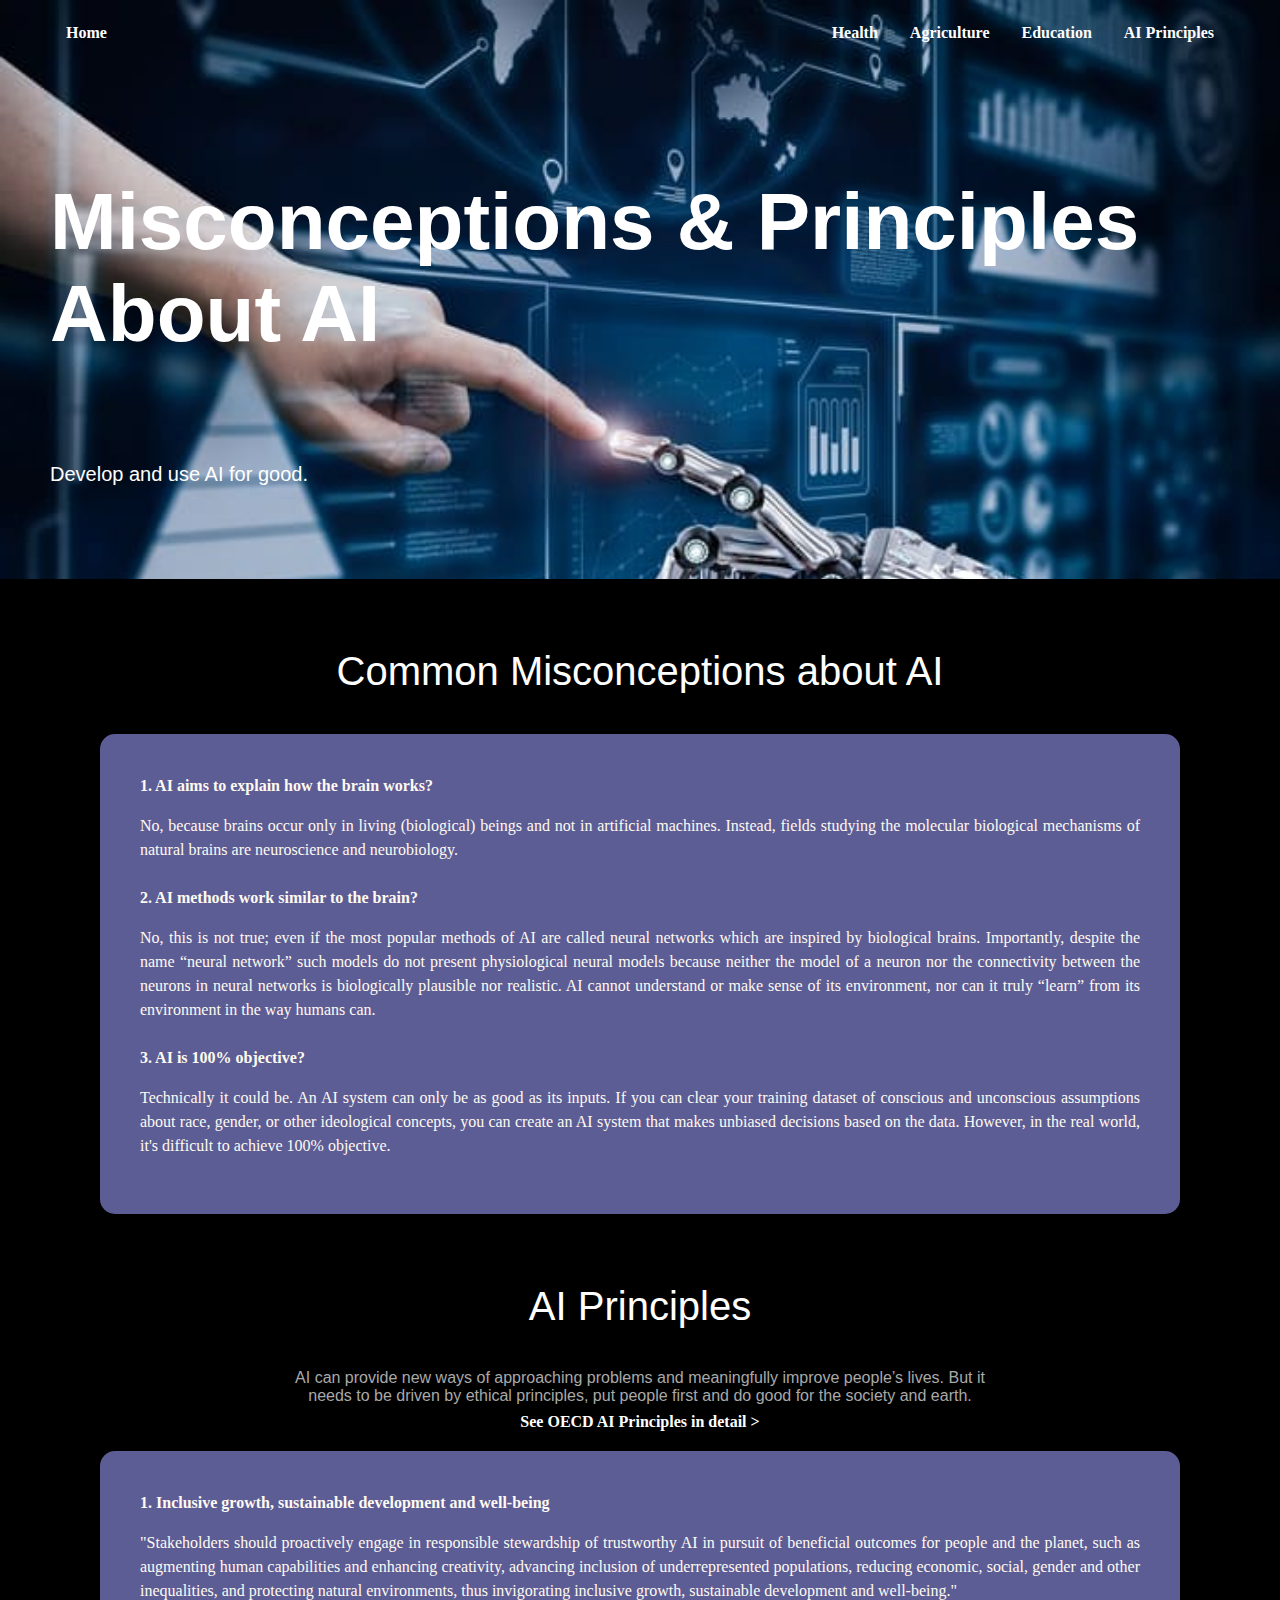
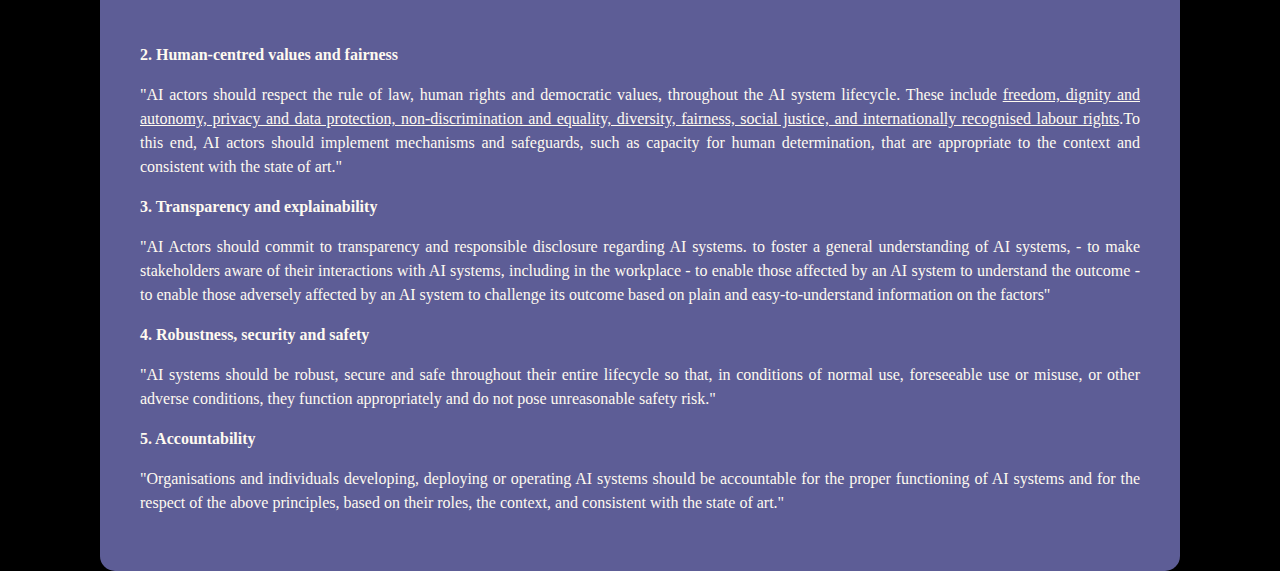
<file: principle.html>
<!DOCTYPE html>
<html>
    <head>
        <title>AI For Social Good-AI Principles</title>
        <link rel="stylesheet" href="principle.css">
    </head>
    <body>
        <div class="upper">
            <ul class="menu">
                <li style="float:left"><a href="index.html">Home</a></li>
                <li><a href="principle.html">AI Principles</a></li>
                <li><a href="education.html">Education</a></li>
                <li><a href="agriculture.html">Agriculture</a></li>
                <li><a href="health.html">Health</a></li>
            </ul>
            <div class="upper-text">
                <p style="font-size:80px; font-weight: bold;">Misconceptions & Principles About AI</p>
                <p style="font-size:20px;"><br>Develop and use AI for good.<br><br></p>
            </div>
        </div>
        <div class="part1">
            <p class="title">Common Misconceptions about AI</p>
            <div class="content">
                <strong>1. AI aims to explain how the brain works?</strong><br>
                <p class="text">
                No, because brains occur only in living (biological) beings and not in artificial machines. 
                Instead, fields studying the molecular biological mechanisms of natural brains are neuroscience and neurobiology. <br><br>
                <strong>2. AI methods work similar to the brain?</strong><br>
                </p>
                <p class="text">
                No, this is not true; even if the most popular methods of AI are called neural networks which are inspired by biological brains. 
                Importantly, despite the name “neural network” such models do not present physiological neural models because neither the model 
                of a neuron nor the connectivity between the neurons in neural networks is biologically plausible nor realistic. AI cannot 
                understand or make sense of its environment, nor can it truly “learn” from its environment in the way humans can. <br><br>
                <strong>3. AI is 100% objective?</strong><br>
                </p>
                <p class="text">
                Technically it could be. An AI system can only be as good as its inputs. If you can clear your training dataset of conscious 
                and unconscious assumptions about race, gender, or other ideological concepts, you can create an AI system that makes unbiased 
                decisions based on the data. However, in the real world, it's difficult to achieve 100% objective. 
                </p>
            </div>
        </div>
        <div class="part2">
            <p class="title">AI Principles</p>
            <p class="sub-title">AI can provide new ways of approaching problems and meaningfully improve people’s lives.
                But it needs to be driven by ethical principles, put people first and do good for the society and earth.
            </p>
            <a class='link' href="https://oecd.ai/en/ai-principles" target="_blank"><strong>See OECD AI Principles in detail ></strong></a>
            <div class="content">
                <strong>1. Inclusive growth, sustainable development and well-being</strong><br>
                <p class="text">
                "Stakeholders should proactively engage in responsible stewardship of trustworthy AI in pursuit of beneficial outcomes for 
                people and the planet, such as augmenting human capabilities and enhancing creativity, advancing inclusion of underrepresented 
                populations, reducing economic, social, gender and other inequalities, and protecting natural environments, thus invigorating 
                inclusive growth, sustainable development and well-being." <br><br>
                </p>

                <strong>2. Human-centred values and fairness</strong><br>
                <p class="text">
                    "AI actors should respect the rule of law, human rights and democratic values, throughout the AI system lifecycle. 
                    These include <u>freedom, dignity and autonomy, privacy and data protection, non-discrimination and equality, diversity, 
                    fairness, social justice, and internationally recognised labour rights</u>.To this end, AI actors should implement 
                    mechanisms and safeguards, such as capacity for human determination, that are appropriate to the context and consistent 
                    with the state of art."
                </p>

                <strong>3. Transparency and explainability</strong><br>
                <p class="text">
                    "AI Actors should commit to transparency and responsible disclosure regarding AI systems. 
                    to foster a general understanding of AI systems,
                    - to make stakeholders aware of their interactions with AI systems, including in the workplace
                    - to enable those affected by an AI system to understand the outcome
                    - to enable those adversely affected by an AI system to challenge its outcome based on plain and easy-to-understand information on the factors"
                </p>

                <strong>4. Robustness, security and safety</strong><br>
                <p class="text">
                    "AI systems should be robust, secure and safe throughout their entire lifecycle so that, in conditions of normal use, 
                    foreseeable use or misuse, or other adverse conditions, they function appropriately and do not pose unreasonable safety risk."
                </p>

                <strong>5. Accountability</strong><br>
                <p class="text">
                    "Organisations and individuals developing, deploying or operating AI systems should be accountable for the proper functioning of AI systems 
                    and for the respect of the above principles, based on their roles, the context, and consistent with the state of art."
                </p>
            </div>
        </div>
    </body>

</html>
</file>
<file: index.css>
body {
    margin: 0%;
    background-color: black;
}

.upper {
    background-image: url(image/home-upper-back.jpg);
    background-repeat:no-repeat;
    background-size:100%;
    padding:10px;
}

.menu {
    list-style-type: none;
    margin: 0;
    padding-left: 40px;
    padding-right: 40px;
    overflow: hidden;
}

li {
    float: right;
}

li a {
    display: block;
    color:white;
    text-align: center;
    font-weight: bold;
    padding: 14px 16px;
    text-decoration: none;
}

li a:hover {
    background-color: darkviolet;
}

.upper-text {
    padding:40px;
    color:white;
    font-family:Arial, Helvetica, sans-serif;
}

.part1,.part2,.part3 {
    position: relative;
    padding-bottom: 40px;
}

.part1-header,.part2-header,.part3-header {
    padding-left:50px;
    color:white;
    font-family:Arial, Helvetica, sans-serif; 
    font-size:60px; 
    font-style: italic;
    position:absolute;
    top:100px;
}

.illustration2 {
    padding-left: 20px;
    padding-top: 30px;
}

.illustration3 {
    padding-left: 20px;
}

.part1-content,.part2-content {
    color:gainsboro;
    font-family:Arial, Helvetica, sans-serif; 
    padding:40px;
    display: grid;
    grid-template-columns: 4fr 6fr;
}

.what-social-good,.ai-for-good {
    text-align: justify;
    padding-right: 20px;
}

.part2-content2 {
    color:gainsboro;
    font-family:Arial, Helvetica, sans-serif; 
    padding-right:40px;
    padding-left: 40px;
    display: grid;
    grid-template-columns: 6fr 4fr;
}

.link {
    text-decoration: none;
    color:blueviolet;
}

.link:hover {
    color:blue;
    cursor: pointer;
}

p {
    line-height: 150%;
}

h1 {
    color:white;
    font-family:Arial, Helvetica, sans-serif;
    font-size: 40px;
    text-align: center;
    padding-top: 50px;
}

.company-column {
    display: grid;
    grid-template-columns: 3.3fr 3.3fr 3.3fr;
    padding-left: 60px;
    padding-right: 60px;
    padding-bottom: 50px;
    padding-top: 10px;
}

.company {
    font-family:Arial, Helvetica, sans-serif;
    text-align: center;
    font-size: 20px;
    background-color: blueviolet;
    padding:10px;
}

.company:hover {
    background-color: darkgray;
}

.c-name {
    text-decoration:none;
    color:white;
}
</file>
<file: agriculture.css>
body {
    margin: 0%;
    background-color: black;
}

.upper {
    background-image: url(image/agriculture_main2.webp);
    background-repeat:no-repeat;
    background-size:100%;
    padding:10px;
}

.menu {
    list-style-type: none;
    margin: 0;
    padding-left: 40px;
    padding-right: 40px;
    overflow: hidden;
}

li {
    float: right;
}

li a {
    display: block;
    color:white;
    text-align: center;
    font-weight: bold;
    padding: 14px 16px;
    text-decoration: none;
}

li a:hover {
    background-color: rgb(131, 169, 90);
}

.upper-text {
    padding:40px;
    color:white;
    font-family:Arial, Helvetica, sans-serif;
}

.upper-text2 {
    width:50%;
    font-size: 16px;
    color:white;
}

.upper-text2,.description {
    text-align: justify;
}

.link {
    text-decoration: none;
    color:white;
}
.link:hover {
    cursor: pointer;
    background-color: rgb(131, 169, 90);
}

.block1 {
    position: relative;
    padding-right:30px;
}

.block-header {
    padding-left:50px;
    color: rgb(131, 169, 90);
    font-family:Arial, Helvetica, sans-serif; 
    font-size:60px;
    font-weight: bold; 
    font-style: italic;
    position:absolute;
    top: 80px;
    z-index: 2;
}

.block2 {
    position: relative;
    padding-right:30px;
    top:1990px;
    
}

.block3 {
    position: relative;
    padding-right:30px;
    top:3150px;
}

.content-container {
    background-color:azure;
    width:75%;
    padding-left:40px;
    padding-right:40px;
    padding-top: 60px;
    padding-bottom: 40px;
    border-radius: 15px;
    position:absolute;
    top:110px;
    left: 17%;
}

.content {
    display: grid;
    grid-template-columns: 4fr 6fr;
    padding:20px;
    background-color: rgb(146, 188, 102);
    border-radius: 15px;
    color: white;
    margin-bottom: 40px;
}

.content-research {
    padding:20px;
    background-color: rgb(131, 169, 90);
    border-radius: 15px;
    color: white;
    margin-bottom: 40px;
}

.content-news {
    display: grid;
    grid-template-columns: 4.5fr 5.5fr;
    padding:20px;
    background-color: rgb(131, 169, 90);
    border-radius: 15px;
    color: white;
    margin-bottom: 10px;
}

.content:hover,.content-research:hover,.content-news:hover {
    box-shadow: 0px 5px 5px #888888;
}

.title {
    font-family: Arial, Helvetica, sans-serif;
    font-size: 23px;
    font-weight: bold;
    text-decoration: none;
    color:white;
}
.title:hover {
    color:blanchedalmond;
    cursor: pointer;
}

.description {
    font-family: Arial, Helvetica, sans-serif;
    font-size: 13px;
    line-height: 1.5;
}

.text {
    padding-top: 20px;
}
.image {
    padding:20px;
}
</file>
<file: education.css>
body {
    margin: 0%;
    background-color: black;
}

.upper {
    background-image: url(image/education12.jpeg);
    background-repeat:no-repeat;
    background-size:100%;
    padding:10px;
}

.menu {
    list-style-type: none;
    margin: 0;
    padding-left: 40px;
    padding-right: 40px;
    overflow: hidden;
}

li {
    float: right;
}

li a {
    display: block;
    color:white;
    text-align: center;
    font-weight: bold;
    padding: 14px 16px;
    text-decoration: none;
}

li a:hover {
    background-color: rgb(187, 121, 67);
}

.upper-text {
    padding:40px;
    color:white;
    font-family:Arial, Helvetica, sans-serif;
}

.upper-text2 {
    width:50%;
    font-size: 16px;
    background-color: rgb(28, 25, 25);
    padding: 10px;
}

.upper-text2,.description {
    text-align: justify;
}

.link {
    text-decoration: none;
    color:white;
}
.link:hover {
    cursor: pointer;
    background-color: rgb(187, 121, 67);
}

.block1 {
    position: relative;
    padding-right:30px;
}

.block-header {
    padding-left:50px;
    color:rgb(187, 121, 67);
    font-family:Arial, Helvetica, sans-serif; 
    font-size:60px;
    font-weight: bold; 
    font-style: italic;
    position:absolute;
    top:80px;
    z-index:1;
}

.block2 {
    position: relative;
    padding-right:30px;
    top: 1640px;
}

.block3 {
    position: relative;
    padding-right:30px;
    top:3400px;
}

.content-container {
    background-color:azure;
    width:75%;
    padding-left:40px;
    padding-right:40px;
    padding-top: 60px;
    padding-bottom: 40px;
    border-radius: 15px;
    position:absolute;
    top:110px;
    left: 17%;
}

.content {
    display: grid;
    grid-template-columns: 4fr 6fr;
    padding:20px;
    background-color: rgb(187, 121, 67);
    border-radius: 15px;
    color: white;
    margin-bottom: 40px;
}

.content-research {
    padding:20px;
    background-color: rgb(187, 121, 67);
    border-radius: 15px;
    color: white;
    margin-bottom: 40px;
}

.content-news {
    display: grid;
    grid-template-columns: 4.5fr 5.5fr;
    padding:20px;
    background-color: rgb(187, 121, 67);
    border-radius: 15px;
    color: white;
    margin-bottom: 10px;
}

.title {
    font-family: Arial, Helvetica, sans-serif;
    font-size: 23px;
    font-weight: bold;
    text-decoration: none;
    color:white;
}
.title:hover {
    color:blanchedalmond;
    cursor: pointer;
}

.description {
    font-family: Arial, Helvetica, sans-serif;
    font-size: 13px;
    line-height: 1.5;
}

.text {
    padding-top: 20px;
}
.image {
    padding:20px;
}

.content:hover,.content-research:hover,.content-news:hover{
    box-shadow: 0px 5px 5px #888888;
}
</file>
<file: health.css>
body {
    margin: 0%;
    background-color: black;
}

.upper {
    background-image: url(image/health-upper-back.png);
    background-repeat:no-repeat;
    background-size:100%;
    padding:10px;
}

.menu {
    list-style-type: none;
    margin: 0;
    padding-left: 40px;
    padding-right: 40px;
    overflow: hidden;
}

li {
    float: right;
}

li a {
    display: block;
    color:white;
    text-align: center;
    font-weight: bold;
    padding: 14px 16px;
    text-decoration: none;
}

li a:hover {
    background-color:darkcyan;
}

.upper-text {
    padding:40px;
    color:white;
    font-family:Arial, Helvetica, sans-serif;
}

.upper-text2 {
    width:40%;
    font-size: 17px;
}

.upper-text2,.description {
    text-align: justify;
}

.link {
    text-decoration: none;
    color:white;
}
.link:hover {
    cursor: pointer;
    background-color: darkcyan;
}

.block1 {
    position: relative;
    padding-right:30px;
}

.block-header {
    padding-left:50px;
    color:aquamarine;
    font-family:Arial, Helvetica, sans-serif; 
    font-size:60px;
    font-weight: bold; 
    font-style: italic;
    position:absolute;
    top:80px;
    z-index: 1;
}

.block2 {
    position: relative;
    padding-right:30px;
    top:1750px;
}

.block3 {
    position: relative;
    padding-right:30px;
    top:2670px;
}

.content-container {
    background-color:azure;
    width:75%;
    padding-left:40px;
    padding-right:40px;
    padding-top: 60px;
    padding-bottom: 40px;
    border-radius: 15px;
    position:absolute;
    top:110px;
    left: 17%;
}

.content {
    display: grid;
    grid-template-columns: 4fr 6fr;
    padding:20px;
    background-color: rgb(102, 188, 188);
    border-radius: 15px;
    color: white;
    margin-bottom: 40px;
}

.content:hover,.content-research:hover,.content-news:hover {
    box-shadow: 0px 5px 5px #888888;
}

.content-research {
    padding:20px;
    background-color: rgb(102, 188, 188);
    border-radius: 15px;
    color: white;
    margin-bottom: 40px;
}

.content-news {
    display: grid;
    grid-template-columns: 5fr 5fr;
    padding:20px;
    background-color: rgb(102, 188, 188);
    border-radius: 15px;
    color: white;
    margin-bottom: 40px;
}

.title {
    font-family: Arial, Helvetica, sans-serif;
    font-size: 23px;
    font-weight: bold;
    text-decoration: none;
    color:white;

}
.title:hover {
    color:blanchedalmond;
    cursor: pointer;
}

.description {
    font-family: Arial, Helvetica, sans-serif;
    font-size: 13px;
    line-height: 1.5;
}

.text {
    padding-top: 20px;
}
.image {
    padding:20px;
}
</file>
<file: principle.css>
body {
    margin: 0%;
    background-color: black;
}

.upper {
    background-image: url(image/principle-upper-back.jpg);
    background-repeat:no-repeat;

    background-size:100%;
    padding:10px;
}

.menu {
    list-style-type: none;
    margin: 0;
    padding-left: 40px;
    padding-right: 40px;
    overflow: hidden;
}

li {
    float: right;
}

li a {
    display: block;
    color:white;
    text-align: center;
    font-weight: bold;
    padding: 14px 16px;
    text-decoration: none;
}

li a:hover {
    background-color:rgb(93, 93, 150);
}

.upper-text {
    padding:40px;
    color:white;
    font-family:Arial, Helvetica, sans-serif;
}

.title {
    font-family:Arial, Helvetica, sans-serif;
    font-size: 40px;
    color: white;
    text-align: center;
    margin-top: 70px;
}

.sub-title {
    font-family:Arial, Helvetica, sans-serif;
    color:darkgray;
    text-align: center;
    margin-left:280px;
    margin-right:280px;
    margin-bottom: 8px;
}


.link {
    text-decoration: none;
    color:white;
    text-align: center;

    display: block;
    margin-left: 450px;
    margin-right: 450px;
    margin-bottom: 20px;
}

.link:hover {
    background-color: aliceblue;
    color:black;
}

.content {
    color:floralwhite;
    background-color:rgb(93, 93, 150);
    border-radius: 15px;
    padding:40px;
    margin-left: 100px;
    margin-right: 100px;
    line-height: 1.5;
}

.text {
    text-align: justify;
}
</file>
